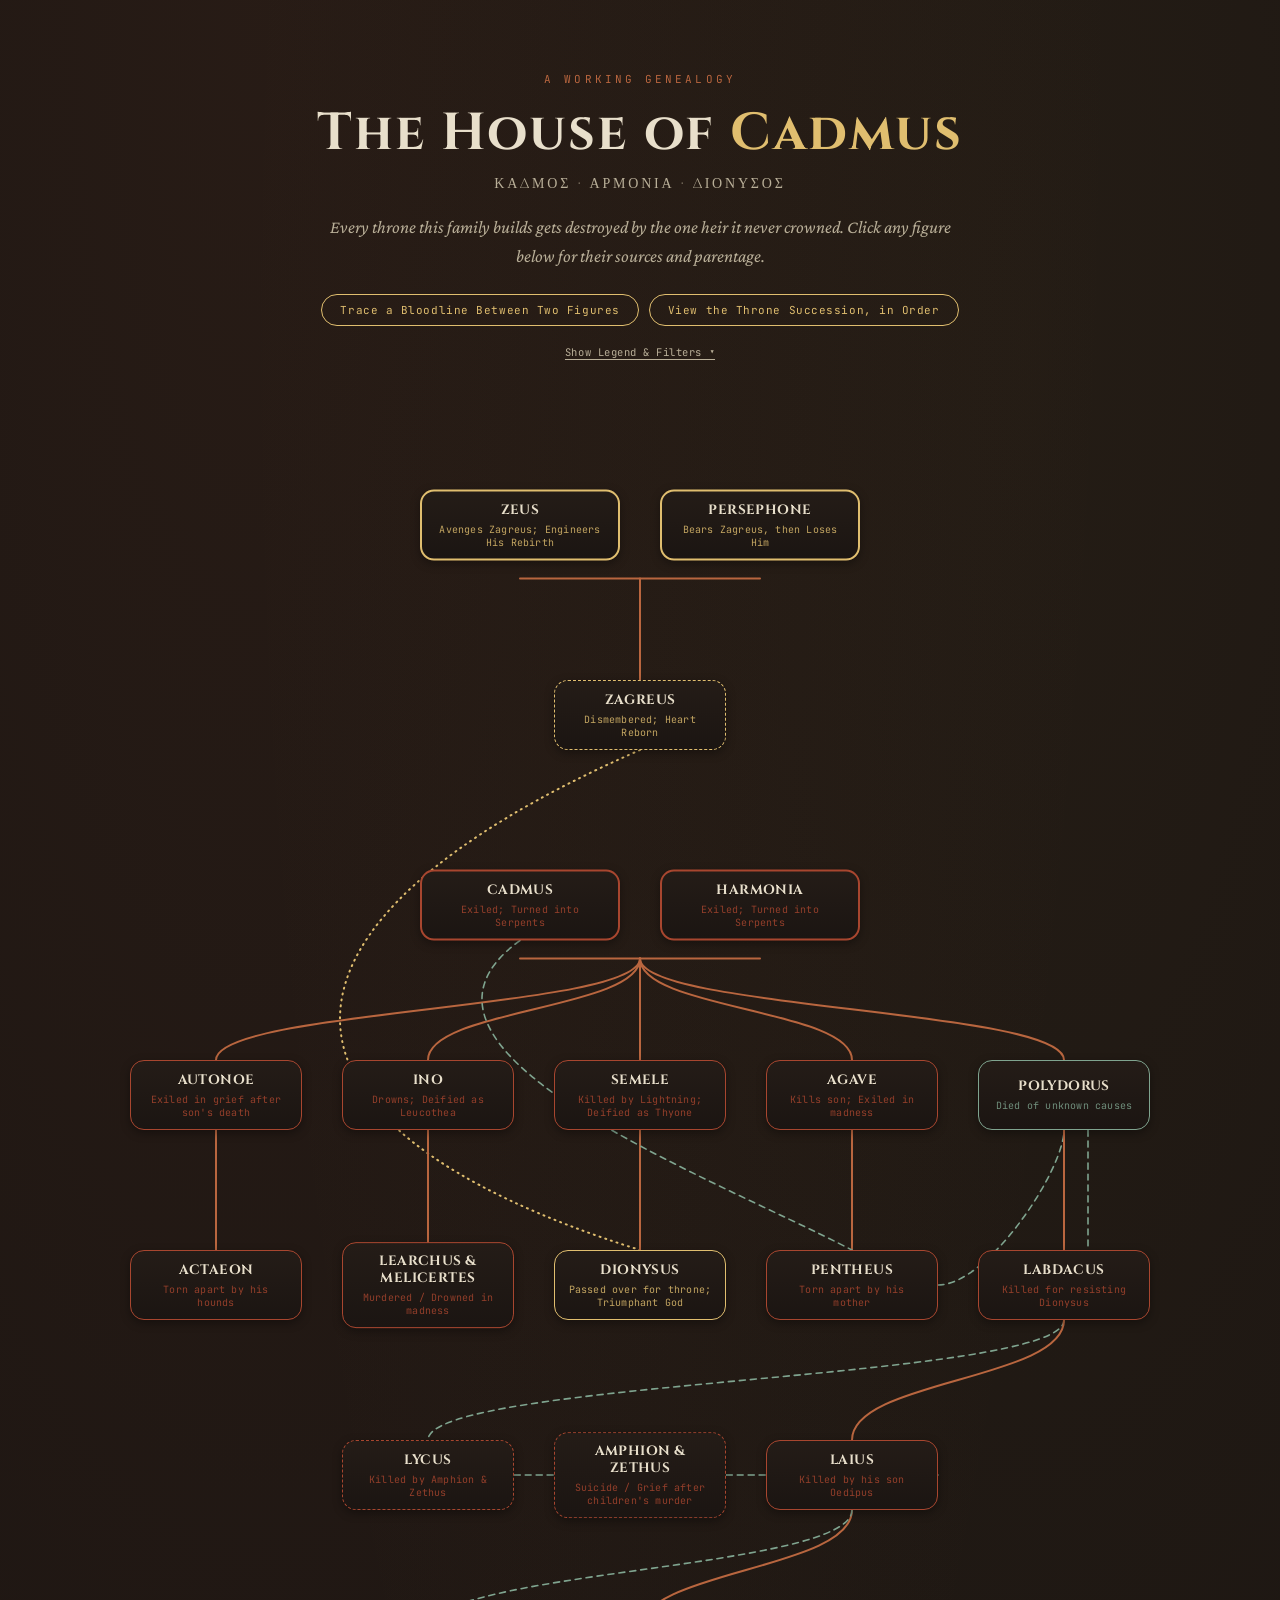
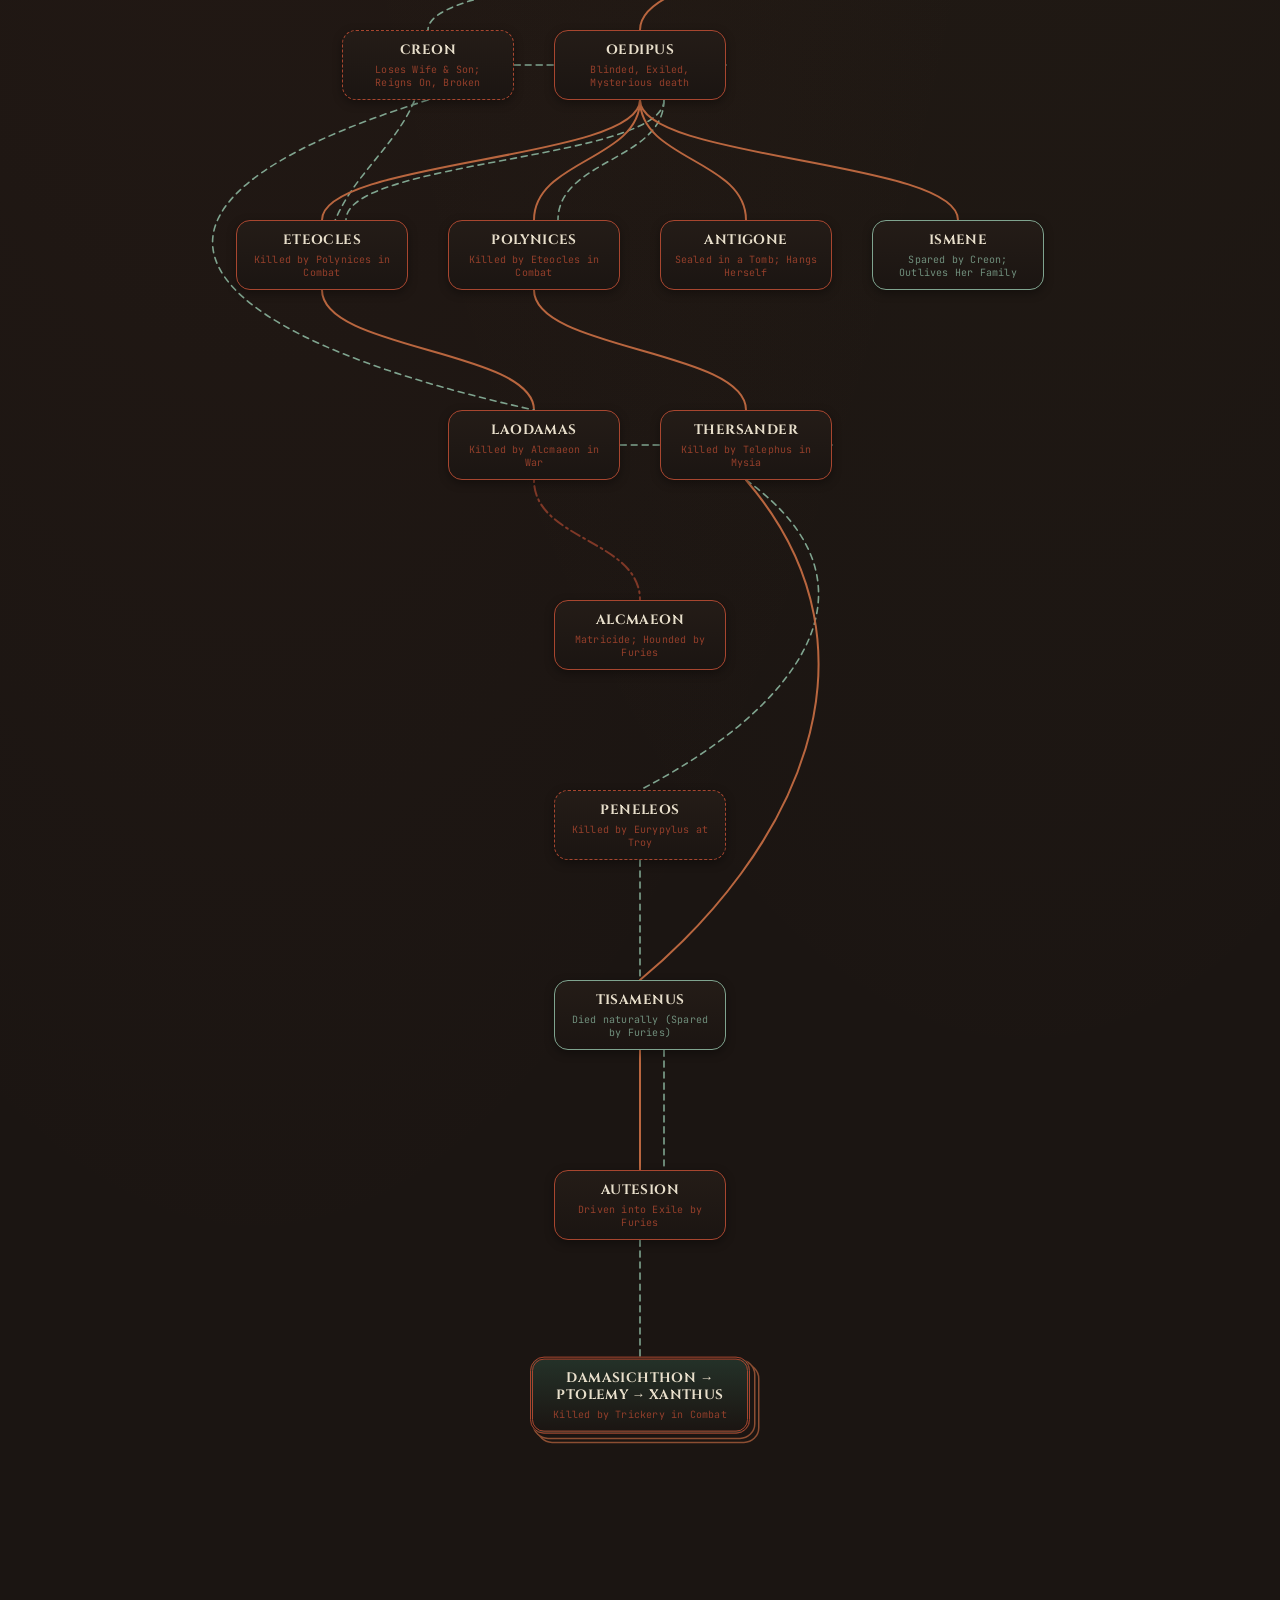
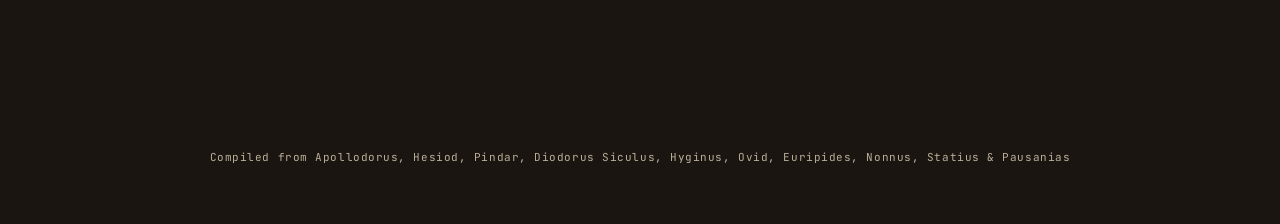
<file: index.html>
<!DOCTYPE html>
<html lang="en">
<head>
<meta charset="UTF-8">
<meta name="viewport" content="width=device-width, initial-scale=1.0">
<title>The House of Cadmus</title>
<link rel="preconnect" href="https://fonts.googleapis.com">
<link href="https://fonts.googleapis.com/css2?family=Cinzel:wght@500;700&family=Crimson+Pro:ital,wght@0,400;0,600;1,400&family=JetBrains+Mono:wght@400;600&display=swap" rel="stylesheet">
<link rel="stylesheet" href="styles.css">
</head>
<body>

<header class="hero" id="mainHeader">
  <div class="eyebrow">A Working Genealogy</div>
  <h1>The House of <span>Cadmus</span></h1>
  <div class="greek">ΚΑΔΜΟΣ &middot; ΑΡΜΟΝΙΑ &middot; ΔΙΟΝΥΣΟΣ</div>
  <p class="thesis">Every throne this family builds gets destroyed by the one heir it never crowned. Click any figure below for their sources and parentage.</p>

  <div class="tool-row">
    <button id="pathModeBtn" class="path-mode-btn" aria-pressed="false">Trace a Bloodline Between Two Figures</button>
    <button id="timelineModeBtn" class="path-mode-btn">View the Throne Succession, in Order</button>
  </div>
  <div id="pathStatus" class="path-status" aria-live="polite" hidden></div>

  <button id="legendToggleBtn" class="legend-toggle-btn" aria-expanded="false" aria-controls="legendPanel">
    Show Legend &amp; Filters ▾
  </button>

  <div id="legendPanel" class="legend-panel" hidden>
    <div class="legend-instruction">Click toggles to filter elements on tree</div>
    <div class="legend" role="toolbar" aria-label="Lineage Filters">
      <button class="filter-btn" data-type="node" data-category="coral" aria-pressed="true">
        <span class="swatch sw-coral"></span> Tragic Fate / Violent Demise
      </button>
      <button class="filter-btn" data-type="node" data-category="bronze" aria-pressed="true">
        <span class="swatch sw-bronze"></span> Survives / Natural Outcome
      </button>
      <button class="filter-btn" data-type="node" data-category="gold" aria-pressed="true">
        <span class="swatch sw-gold"></span> Immortal / Divine Aspect
      </button>

      <button class="filter-btn" data-type="edge" data-category="blood-edge" aria-pressed="true">
        <span class="line-sample"></span> Direct Lineage
      </button>
      <button class="filter-btn" data-type="edge" data-category="succ-edge" aria-pressed="true">
        <span class="line-sample dash"></span> Royal Succession
      </button>
      <button class="filter-btn" data-type="edge" data-category="reincarnation-edge" aria-pressed="true">
        <span class="line-sample dot"></span> Divine Reincarnation
      </button>
    </div>
    <div class="legend-note">
      <span class="swatch-regent"></span> Dashed border = held the throne without being Cadmus's blood. A regent or usurper, not an heir.
    </div>
    <div class="legend-note">
      <span class="swatch-composite"></span> Stacked border = several successive figures collapsed into one entry, not a single person.
    </div>
  </div>
</header>

<div class="scroll-wrap" id="mainContent">
  <div id="tree"></div>
</div>

<div class="overlay" id="overlay" tabindex="-1" aria-hidden="true">
  <div class="card" id="cardContainer" role="dialog" aria-modal="true" tabindex="-1">
    <button class="close-btn" id="closeBtn" aria-label="Close">&times;</button>

    <div id="figureCardBody">
      <div class="eyebrow" id="cardEyebrow"></div>
      <h2 id="cardName"></h2>
      <div class="epithet" id="cardEpithet"></div>
      <div class="parents-line" id="cardParents"></div>
      <div class="fate-line" id="cardFate"></div>
      <ul id="cardFacts"></ul>
      <div class="sources">
        <span class="label">ANCIENT SOURCES</span>
        <div id="cardSources"></div>
      </div>
    </div>

    <div id="timelineModalBody" hidden>
      <div class="eyebrow">A STRICT SUCCESSION ORDER</div>
      <h2>The Throne of Thebes</h2>
      <div class="epithet">Not the same as the family tree above. This is strictly who held the throne, when. Creon appears twice, at two different points.</div>
      <div id="timelineList" class="timeline-list"></div>
    </div>
  </div>
</div>

<footer id="mainFooter">Compiled from Apollodorus, Hesiod, Pindar, Diodorus Siculus, Hyginus, Ovid, Euripides, Nonnus, Statius &amp; Pausanias</footer>

<script src="data.js"></script>
<script src="app.js"></script>
</body>
</html>
</file>
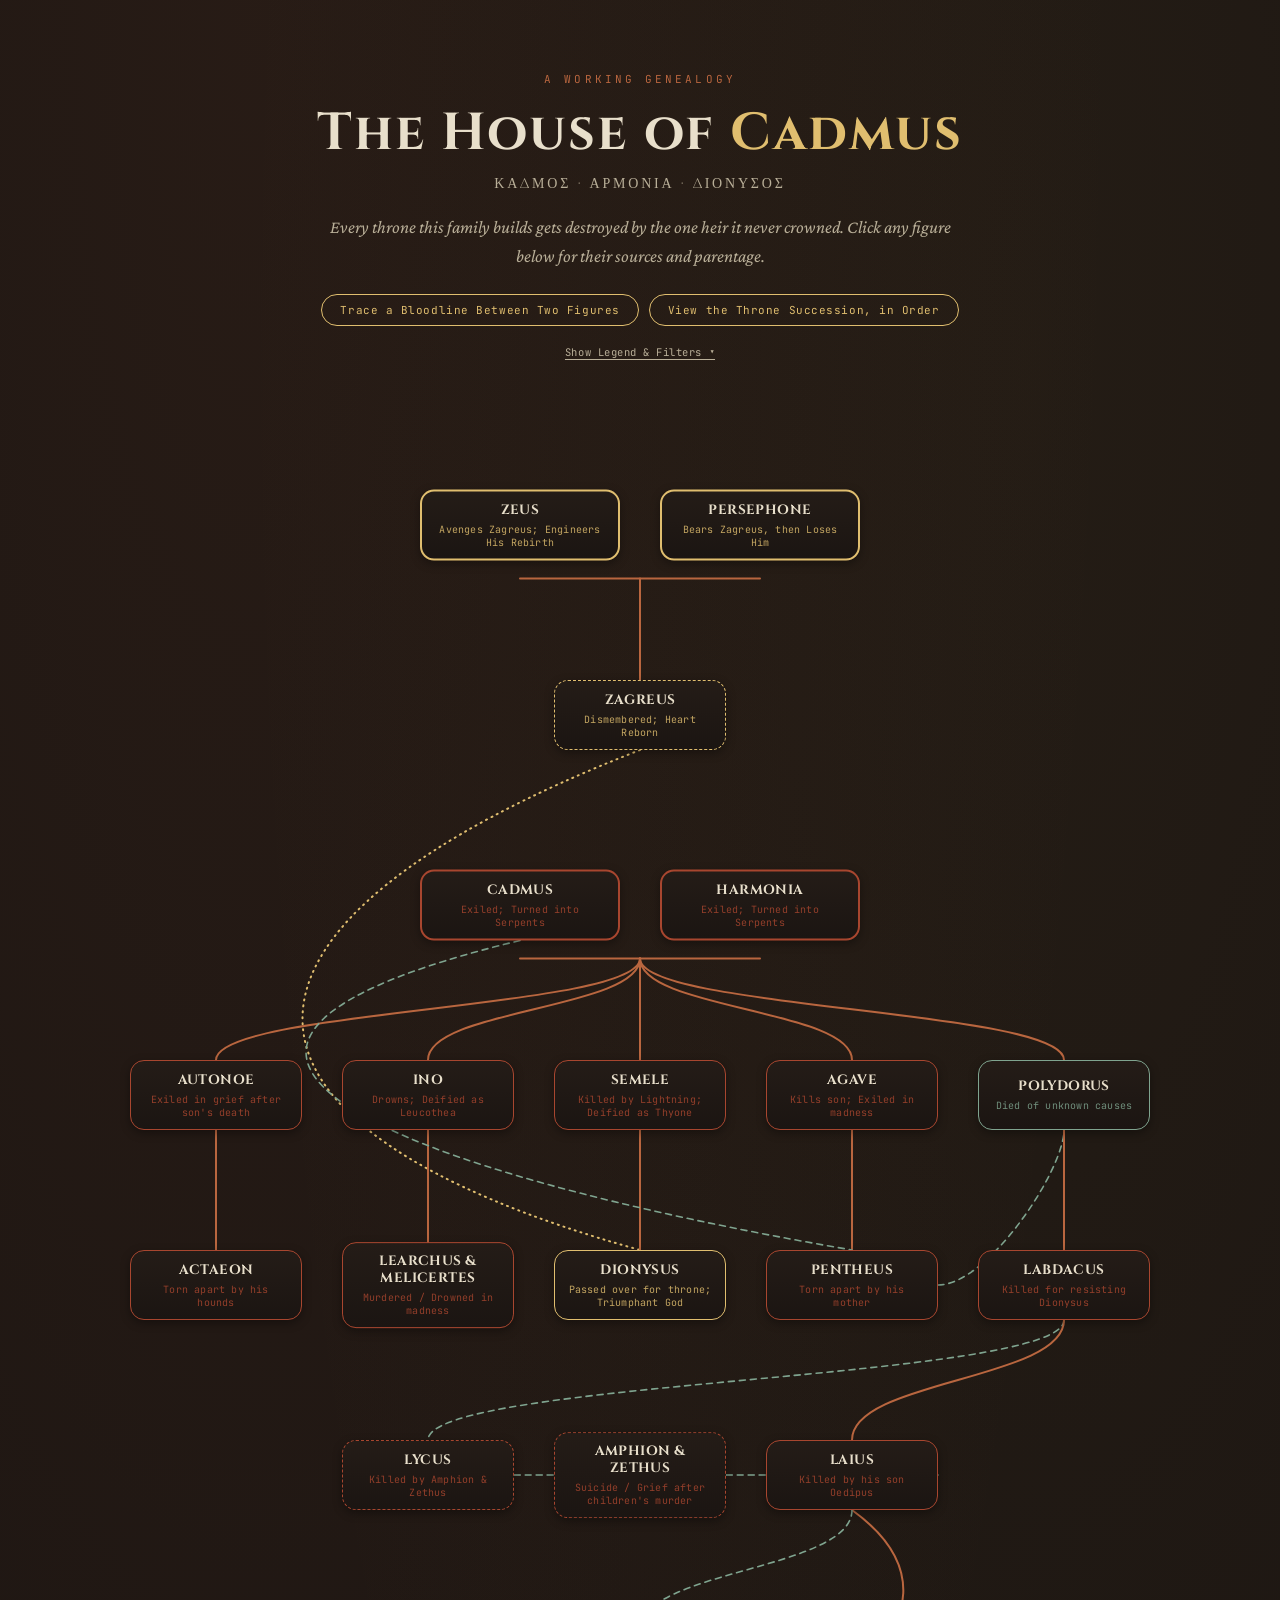
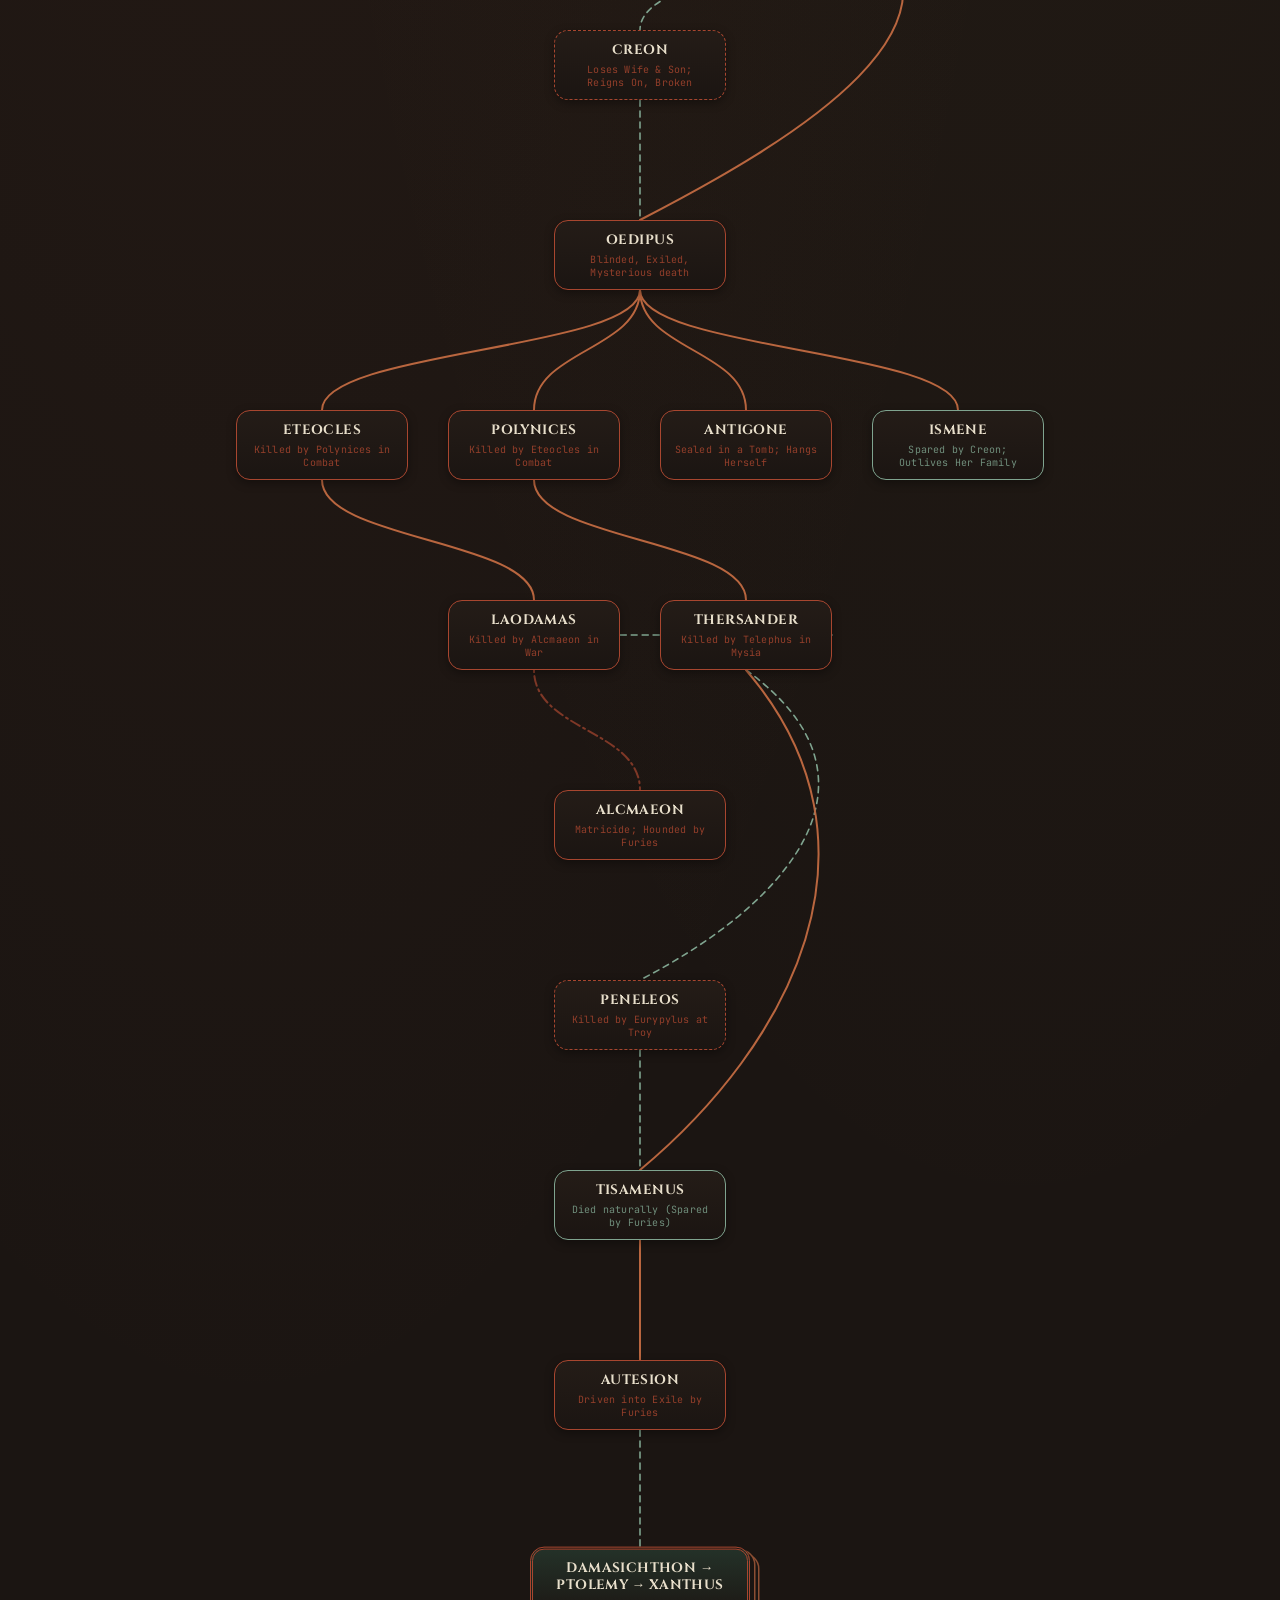
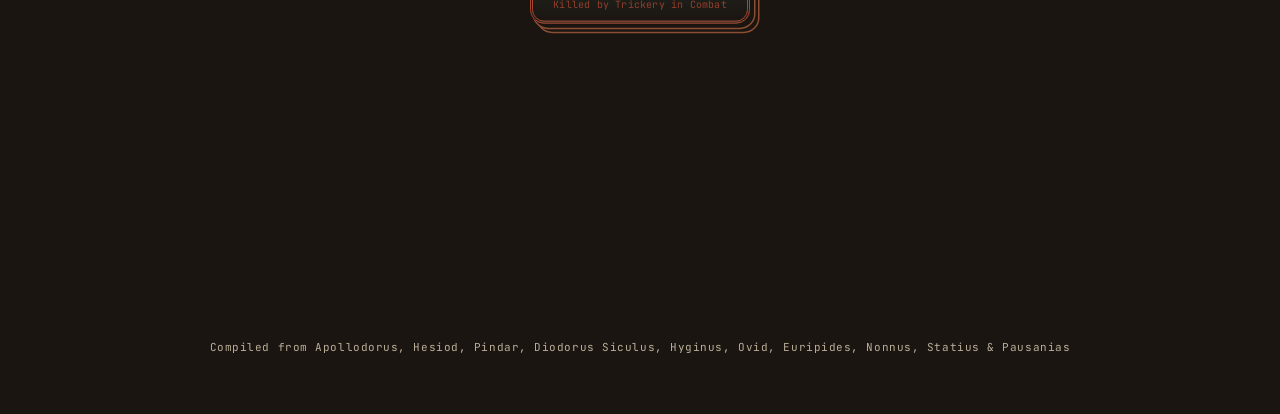
<file: house-of-cadmus-standalone.html>
<!DOCTYPE html>
<html lang="en">
<head>
<meta charset="UTF-8">
<meta name="viewport" content="width=device-width, initial-scale=1.0">
<title>The House of Cadmus</title>
<link rel="preconnect" href="https://fonts.googleapis.com">
<link href="https://fonts.googleapis.com/css2?family=Cinzel:wght@500;700&family=Crimson+Pro:ital,wght@0,400;0,600;1,400&family=JetBrains+Mono:wght@400;600&display=swap" rel="stylesheet">
<style>
:root{
    --kiln:#1B1512;
    --kiln-2:#241C17;
    --clay:#B9663F;
    --clay-dim:#8C4E32;
    --bone:#E8DFCB;
    --bone-dim:#B9AF98;
    --wine:#6E2A1F;
    --wine-bright:#A8462F;
    --verdi:#5E7C6B;
    --verdi-bright:#7FA48F;
    --gold:#C9A24B;
    --gold-bright:#E0BE6F;
    --disp: 'Cinzel', serif;
    --body: 'Crimson Pro', serif;
    --mono: 'JetBrains Mono', monospace;
  }
  *{box-sizing:border-box;}
  html,body{margin:0;padding:0;}
  body{
    background:var(--kiln);
    background-image:
      radial-gradient(ellipse at 20% 0%, rgba(185,102,63,0.08), transparent 60%),
      radial-gradient(ellipse at 80% 10%, rgba(201,162,75,0.05), transparent 55%);
    color:var(--bone);
    font-family:var(--body);
    -webkit-font-smoothing:antialiased;
  }
  @media (prefers-reduced-motion: reduce){
    *{animation:none !important; transition:none !important;}
  }

  /* ---------- Hero ---------- */
  header.hero{
    max-width:920px;
    margin:0 auto;
    padding:72px 24px 30px;
    text-align:center;
  }
  .eyebrow{
    font-family:var(--mono);
    letter-spacing:0.28em;
    font-size:11px;
    color:var(--clay);
    text-transform:uppercase;
    margin-bottom:18px;
  }
  h1{
    font-family:var(--disp);
    font-weight:700;
    letter-spacing:0.04em;
    font-size:clamp(30px,5vw,52px);
    margin:0 0 10px;
    color:var(--bone);
    line-height:1.15;
  }
  h1 span{color:var(--gold-bright);}
  .greek{
    font-family:var(--disp);
    font-size:14px;
    letter-spacing:0.2em;
    color:var(--bone-dim);
    margin-bottom:20px;
  }
  .thesis{
    font-size:18px;
    line-height:1.6;
    color:var(--bone-dim);
    max-width:640px;
    margin:0 auto 24px;
    font-style:italic;
  }
  
  /* ---------- Interactive Legend & Filters ---------- */
  .legend-instruction {
    font-family: var(--mono);
    font-size: 10px;
    letter-spacing: 0.15em;
    color: var(--clay);
    text-transform: uppercase;
    margin-bottom: 12px;
  }
  .legend-note {
    font-family: var(--mono);
    font-size: 10.5px;
    color: var(--bone-dim);
    text-align: center;
    margin-top: 14px;
    display: flex;
    align-items: center;
    justify-content: center;
    gap: 7px;
  }
  .tool-row{
    margin-top:20px;
    display:flex;
    flex-wrap:wrap;
    justify-content:center;
    gap:10px;
  }
  .path-mode-btn{
    font-family:var(--mono);
    font-size:11px;
    letter-spacing:0.05em;
    color:var(--gold-bright);
    background:transparent;
    border:1px solid var(--gold-bright);
    border-radius:20px;
    padding:8px 18px;
    cursor:pointer;
    transition:background 0.2s ease, color 0.2s ease;
  }
  .path-mode-btn:hover{ background:rgba(224,190,111,0.1); }
  .path-mode-btn.active{ background:var(--gold-bright); color:var(--kiln); }
  .path-status{
    font-family:var(--mono);
    font-size:11px;
    color:var(--bone-dim);
    text-align:center;
    max-width:520px;
    line-height:1.5;
    margin:10px auto 0;
  }
  body.path-mode .node-btn:not(.dimmed){ cursor:crosshair; }
  .node-btn.path-anchor{ box-shadow:0 0 0 3px var(--gold-bright); }
  .node-btn.path-node{ box-shadow:0 0 0 2px var(--gold-bright); }
  .node-btn.path-faded{ opacity:0.15 !important; }
  path.edge.path-highlight{ stroke-width:4; }
  path.edge.path-faded{ opacity:0.06 !important; }

  .legend-toggle-btn{
    display:block;
    margin:18px auto 0;
    font-family:var(--mono);
    font-size:10.5px;
    letter-spacing:0.05em;
    color:var(--bone-dim);
    background:none;
    border:none;
    cursor:pointer;
    text-decoration:underline;
    text-underline-offset:3px;
    transition:color 0.2s ease;
  }
  .legend-toggle-btn:hover{ color:var(--clay); }
  .legend-panel{
    margin-top:16px;
    padding-top:16px;
    border-top:1px solid rgba(232,223,203,0.08);
  }

  .timeline-list{
    display:flex;
    flex-direction:column;
    margin-top:20px;
  }
  .timeline-list-item{
    position:relative;
    display:flex;
    flex-direction:column;
    border-left:2px solid var(--clay-dim);
    margin-left:6px;
    padding:2px 0 20px 22px;
  }
  .timeline-list-item:last-child{
    border-left-color:transparent;
    padding-bottom:2px;
  }
  .timeline-list-item::before{
    content:'';
    position:absolute;
    left:-7px;
    top:2px;
    width:12px;
    height:12px;
    border-radius:50%;
    background:var(--kiln);
    border:2px solid var(--clay-dim);
  }
  .timeline-list-item.regent::before{ border-style:dashed; }
  .tll-num{
    font-family:var(--mono);
    font-size:9.5px;
    color:var(--clay);
    letter-spacing:0.05em;
  }
  .tll-names{
    font-family:var(--disp);
    font-size:15px;
    color:var(--bone);
    margin-top:2px;
  }
  .tll-names .tl-name{
    font-family:var(--disp);
    font-size:15px;
    color:var(--bone);
    cursor:pointer;
    transition:color 0.2s ease;
    background:none;
    border:none;
    padding:0;
    margin:0;
  }
  .tll-names .tl-name:hover{ color:var(--gold-bright); }
  .tll-joint-sep{
    font-family:var(--mono);
    font-size:12px;
    color:var(--bone-dim);
    margin:0 6px;
  }
  .tll-note{
    font-family:var(--mono);
    font-size:10.5px;
    color:var(--bone-dim);
    margin-top:3px;
  }
  .legend{
    display:flex;
    flex-wrap:wrap;
    gap:12px;
    justify-content:center;
    font-family:var(--mono);
    font-size:11.5px;
    letter-spacing:0.04em;
    color:var(--bone-dim);
    border-top:1px solid rgba(232,223,203,0.15);
    border-bottom:1px solid rgba(232,223,203,0.15);
    padding:16px 12px;
  }
  .filter-btn {
    background: rgba(36, 28, 23, 0.6);
    border: 1px solid rgba(232, 223, 203, 0.2);
    color: var(--bone);
    padding: 6px 12px;
    border-radius: 20px;
    cursor: pointer;
    display: flex;
    align-items: center;
    gap: 8px;
    font-family: inherit;
    font-size: inherit;
    transition: all 0.2s ease;
    user-select: none;
  }
  .filter-btn:hover,
  .filter-btn:focus-visible {
    border-color: var(--gold);
    background: rgba(36, 28, 23, 0.9);
    outline: none;
    box-shadow: 0 0 0 2px var(--gold-bright);
  }
  .filter-btn.off {
    opacity: 0.35;
    background: transparent;
    border-style: dashed;
    text-decoration: line-through;
  }
  .swatch{width:11px;height:11px;border-radius:50%;display:inline-block;flex:none;}
  .swatch-regent{width:14px;height:10px;border:1.5px dashed var(--clay-dim);border-radius:3px;display:inline-block;flex:none;}
  .swatch-composite{
    width:12px;height:9px;border:1.5px solid var(--clay-dim);border-radius:2px;display:inline-block;flex:none;
    box-shadow:2px 2px 0 0 var(--kiln), 2px 2px 0 1.5px var(--clay-dim);
    margin-right:2px;
  }
  .sw-coral{background:var(--wine-bright);}
  .sw-bronze{background:var(--verdi-bright);}
  .sw-gold{background:var(--gold-bright);}
  .line-sample{width:22px;height:0;border-top:2px solid var(--clay);display:inline-block;}
  .line-sample.dash{border-top-style:dashed;border-color:var(--verdi-bright);}
  .line-sample.dot{border-top-style:dotted;border-color:var(--gold-bright);border-top-width:3px;}

  /* ---------- Tree & Fading States ---------- */
  .scroll-wrap{
    overflow-x:auto;
    padding:50px 0 100px;
  }
  #tree{
    position:relative;
    margin:0 auto;
  }
  svg.edges{
    position:absolute;
    top:0;
    left:0;
    overflow:visible;
    z-index: 1;
    pointer-events: none;
  }
  .node-btn{
    position:absolute;
    transform:translate(-50%,-50%);
    width:172px;
    min-height:70px;
    border-radius:14px;
    border:1.5px solid var(--clay-dim);
    background:linear-gradient(180deg,var(--kiln-2),var(--kiln));
    color:var(--bone);
    font-family:inherit;
    cursor:pointer;
    padding:10px 12px;
    display:flex;
    flex-direction:column;
    align-items:center;
    justify-content:center;
    text-align:center;
    gap:4px;
    box-shadow:0 3px 10px rgba(0,0,0,0.35);
    transition:transform .2s ease, box-shadow .2s ease, border-color .2s ease, opacity .3s ease;
    opacity:0;
    animation:rise .5s ease forwards;
    z-index: 2;
  }
  .node-btn.dimmed {
    opacity: 0.12 !important;
    pointer-events: none;
  }
  .node-btn:hover, .node-btn:focus-visible{
    transform:translate(-50%,-50%) scale(1.05);
    box-shadow:0 6px 18px rgba(0,0,0,0.5);
    outline:none;
    z-index: 10;
  }
  .node-btn:focus-visible{border-color:var(--gold-bright);}
  @keyframes rise{ from{opacity:0; transform:translate(-50%,-42%);} to{opacity:1; transform:translate(-50%,-50%);} }

  .node-btn .name{
    font-family:var(--disp);
    font-weight:700;
    font-size:13.5px;
    letter-spacing:0.03em;
    text-transform:uppercase;
    line-height:1.25;
  }
  .node-btn .fate{
    font-family:var(--mono);
    font-size:10px;
    letter-spacing:0.02em;
    opacity:0.85;
  }
  .node-btn.coral{border-color:var(--wine-bright);}
  .node-btn.coral .fate{color:var(--wine-bright);}
  .node-btn.bronze{border-color:var(--verdi-bright);}
  .node-btn.bronze .fate{color:var(--verdi-bright);}
  .node-btn.gold{border-color:var(--gold-bright);}
  .node-btn.gold .fate{color:var(--gold-bright);}
  .node-btn.origin{width:200px; border-width:2.5px;}
  .node-btn.zagreus{border-style:dashed;}
  .node-btn.regent{border-style:dashed;}
  .node-btn.non-cadmean{border-style:double; border-width:3px; border-color:var(--wine-bright);}
  
  .node-btn.end{
    width:220px;
    background:linear-gradient(180deg,#243128,#1B1512);
  }
  .node-btn.end:not(.coral):not(.gold){
    border-color:var(--verdi-bright);
  }
  .node-btn.composite{
    /* Stacked-card effect: this box represents multiple successive
       figures collapsed into one entry, not a single person, so it's
       drawn as a small deck of cards rather than a single card. */
    box-shadow:
      4px 4px 0 0 var(--kiln),
      4px 4px 0 1.5px var(--clay-dim),
      8px 8px 0 0 var(--kiln),
      8px 8px 0 1.5px var(--clay-dim);
  }

  /* SVG Edge Styles & Fading */
  path.edge {
    transition: opacity 0.3s ease, stroke-opacity 0.3s ease;
  }
  path.edge.dimmed {
    opacity: 0.05 !important;
    stroke-opacity: 0.05 !important;
  }
  .blood-edge{ stroke:#B9663F; stroke-width:2; stroke-linecap:round; }
  .succ-edge{ stroke:#7FA48F; stroke-width:1.6; stroke-dasharray:6 5; stroke-linecap:round; }
  .reincarnation-edge{ stroke:#E0BE6F; stroke-width:2; stroke-dasharray:1 5; stroke-linecap:round; }
  .vengeance-edge{ stroke:#A8462F; stroke-width:2; stroke-dasharray:2 4 10 4; stroke-linecap:round; opacity:0.7; }


  /* ---------- Modal ---------- */
  .overlay{
    position:fixed; inset:0;
    background:rgba(10,7,5,0.72);
    backdrop-filter:blur(2px);
    display:none;
    align-items:center;
    justify-content:center;
    padding:20px;
    z-index:50;
  }
  .overlay.open{display:flex;}
  .card{
    background:linear-gradient(180deg,#241C17,#1B1512);
    border:1px solid var(--gold);
    border-radius:4px;
    max-width:480px;
    width:100%;
    max-height:85vh;
    overflow-y:auto;
    padding:30px 30px 26px;
    position:relative;
    box-shadow:0 20px 60px rgba(0,0,0,0.6);
  }
  .card.wide{ max-width:620px; }
  .card:focus-visible{ outline: 1px solid var(--gold-bright); }
  .card .eyebrow{margin-bottom:10px;text-align:left;}
  .card h2{
    font-family:var(--disp);
    font-size:26px;
    letter-spacing:0.03em;
    margin:0 0 4px;
    color:var(--bone);
  }
  .card .epithet{
    font-style:italic;
    color:var(--bone-dim);
    font-size:15px;
    margin-bottom:10px;
  }
  .card .parents-line{
    font-family:var(--mono);
    font-size:11.5px;
    color:var(--gold-bright);
    margin-bottom:14px;
    letter-spacing:0.02em;
    text-transform:uppercase;
  }
  .card .fate-line{
    font-family:var(--mono);
    font-size:12.5px;
    letter-spacing:0.03em;
    padding:6px 12px;
    border-radius:3px;
    display:inline-block;
    margin-bottom:18px;
    text-transform:uppercase;
  }
  .fate-line.coral{background:rgba(168,70,47,0.18);color:var(--wine-bright);border:1px solid var(--wine-bright);}
  .fate-line.bronze{background:rgba(127,164,143,0.15);color:var(--verdi-bright);border:1px solid var(--verdi-bright);}
  .fate-line.gold{background:rgba(224,190,111,0.15);color:var(--gold-bright);border:1px solid var(--gold-bright);}
  .card ul{margin:0 0 18px; padding-left:20px;}
  .card ul li{margin-bottom:8px; line-height:1.55; font-size:15.5px;}
  .card .sources{
    border-top:1px solid rgba(232,223,203,0.15);
    padding-top:14px;
    font-family:var(--mono);
    font-size:11px;
    line-height:1.9;
    color:var(--bone-dim);
  }
  .card .sources .label{color:var(--clay); letter-spacing:0.12em; display:block; margin-bottom:6px;}
  .close-btn{
    position:absolute; top:16px; right:16px;
    width:30px; height:30px;
    border-radius:50%;
    border:1px solid var(--bone-dim);
    background:transparent;
    color:var(--bone);
    font-size:16px;
    cursor:pointer;
    line-height:1;
  }
  .close-btn:hover, .close-btn:focus-visible{border-color:var(--gold-bright); color:var(--gold-bright); outline:none;}

  footer{
    text-align:center;
    padding:30px 20px 60px;
    color:var(--bone-dim);
    font-family:var(--mono);
    font-size:11px;
    letter-spacing:0.05em;
  }

</style>
</head>
<body>

<header class="hero" id="mainHeader">
  <div class="eyebrow">A Working Genealogy</div>
  <h1>The House of <span>Cadmus</span></h1>
  <div class="greek">ΚΑΔΜΟΣ &middot; ΑΡΜΟΝΙΑ &middot; ΔΙΟΝΥΣΟΣ</div>
  <p class="thesis">Every throne this family builds gets destroyed by the one heir it never crowned. Click any figure below for their sources and parentage.</p>

  <div class="tool-row">
    <button id="pathModeBtn" class="path-mode-btn" aria-pressed="false">Trace a Bloodline Between Two Figures</button>
    <button id="timelineModeBtn" class="path-mode-btn">View the Throne Succession, in Order</button>
  </div>
  <div id="pathStatus" class="path-status" aria-live="polite" hidden></div>

  <button id="legendToggleBtn" class="legend-toggle-btn" aria-expanded="false" aria-controls="legendPanel">
    Show Legend &amp; Filters ▾
  </button>

  <div id="legendPanel" class="legend-panel" hidden>
    <div class="legend-instruction">Click toggles to filter elements on tree</div>
    <div class="legend" role="toolbar" aria-label="Lineage Filters">
      <button class="filter-btn" data-type="node" data-category="coral" aria-pressed="true">
        <span class="swatch sw-coral"></span> Tragic Fate / Violent Demise
      </button>
      <button class="filter-btn" data-type="node" data-category="bronze" aria-pressed="true">
        <span class="swatch sw-bronze"></span> Survives / Natural Outcome
      </button>
      <button class="filter-btn" data-type="node" data-category="gold" aria-pressed="true">
        <span class="swatch sw-gold"></span> Immortal / Divine Aspect
      </button>

      <button class="filter-btn" data-type="edge" data-category="blood-edge" aria-pressed="true">
        <span class="line-sample"></span> Direct Lineage
      </button>
      <button class="filter-btn" data-type="edge" data-category="succ-edge" aria-pressed="true">
        <span class="line-sample dash"></span> Royal Succession
      </button>
      <button class="filter-btn" data-type="edge" data-category="reincarnation-edge" aria-pressed="true">
        <span class="line-sample dot"></span> Divine Reincarnation
      </button>
    </div>
    <div class="legend-note">
      <span class="swatch-regent"></span> Dashed border = held the throne without being Cadmus's blood. A regent or usurper, not an heir.
    </div>
    <div class="legend-note">
      <span class="swatch-composite"></span> Stacked border = several successive figures collapsed into one entry, not a single person.
    </div>
  </div>
</header>

<div class="scroll-wrap" id="mainContent">
  <div id="tree"></div>
</div>

<div class="overlay" id="overlay" tabindex="-1" aria-hidden="true">
  <div class="card" id="cardContainer" role="dialog" aria-modal="true" tabindex="-1">
    <button class="close-btn" id="closeBtn" aria-label="Close">&times;</button>

    <div id="figureCardBody">
      <div class="eyebrow" id="cardEyebrow"></div>
      <h2 id="cardName"></h2>
      <div class="epithet" id="cardEpithet"></div>
      <div class="parents-line" id="cardParents"></div>
      <div class="fate-line" id="cardFate"></div>
      <ul id="cardFacts"></ul>
      <div class="sources">
        <span class="label">ANCIENT SOURCES</span>
        <div id="cardSources"></div>
      </div>
    </div>

    <div id="timelineModalBody" hidden>
      <div class="eyebrow">A STRICT SUCCESSION ORDER</div>
      <h2>The Throne of Thebes</h2>
      <div class="epithet">Not the same as the family tree above. This is strictly who held the throne, when. Creon appears twice, at two different points.</div>
      <div id="timelineList" class="timeline-list"></div>
    </div>
  </div>
</div>

<footer id="mainFooter">Compiled from Apollodorus, Hesiod, Pindar, Diodorus Siculus, Hyginus, Ovid, Euripides, Nonnus, Statius &amp; Pausanias</footer>

<script>
// House of Cadmus — genealogy data
// Each entry: id, name, epithet, fate, kind (color/style categories),
// gen (row placement — fractional values insert a node between two
// existing rows without renumbering everything else), parents (blood,
// drives blood-edges), succFrom (who they took the throne from, drives
// succession edges), father/mother (display text — not necessarily a
// modeled node), facts, sources.

const NODES = [
  // --- ORPHIC PROLOGUE (Gen -1) ---
  {id:'zeus', name:'Zeus', epithet:'King of the Gods', fate:'Avenges Zagreus; Engineers His Rebirth', kind:'gold origin', gen:-1,
    father:'Cronus', mother:'Rhea',
    facts:[
      'King of the gods. He comes to Persephone, his own daughter, hidden away by Demeter to keep her from suitors, in the form of a serpent, a union later writers like Nonnus and Clement of Alexandria treat as especially transgressive.',
      'Names their son Zagreus his heir, seating him on the throne of heaven with his own thunderbolts in hand and posting the Curetes to guard him, the same protection Zeus himself received as a hidden infant on Crete.',
      'When the Titans kill Zagreus regardless, incinerates them with lightning in fury; the Orphics taught that humanity itself was born from the resulting ash, carrying both the Titans\' violence and a fragment of Zagreus\'s own divinity.',
      'Gives Zagreus\'s rescued heart to the mortal Semele, engineering his son\'s second birth as the Theban Dionysus.'
    ],
    sources:['Nonnus, Dionysiaca 6.155–205','Diodorus Siculus 4.4.1','Clement of Alexandria, Protrepticus 2.6, 2.16']},

  {id:'persephone', name:'Persephone', epithet:'Queen of the Underworld', fate:'Bears Zagreus, then Loses Him', kind:'gold origin', gen:-1,
    father:'Zeus', mother:'Demeter',
    facts:[
      'Daughter of Zeus and Demeter. Still an unwed maiden, hidden away by her mother to keep her from suitors, when Zeus reaches her there disguised as a serpent, according to Orphic tradition. This union predates, and is separate from, the far more famous story of her abduction by Hades.',
      'Bears Zagreus from that union, given its transgressive circumstances.',
      'Loses her son to the Titans\' dismemberment soon after, a grief the Orphics wove into her later role as queen of the dead, once Hades takes her as his own wife.'
    ],
    sources:['Nonnus, Dionysiaca 6.155–205','Diodorus Siculus 4.4.1','Clement of Alexandria, Protrepticus 2.6, 2.16']},

  {id:'zagreus', name:'Zagreus', epithet:'The First Dionysus', fate:'Dismembered; Heart Reborn', kind:'gold zagreus', gen:-0.5, parents:['zeus','persephone'],
    father:'Zeus', mother:'Persephone',
    facts:[
      'In Orphic myth, a prior Dionysus, son of Zeus and Persephone. Zeus enthrones him in heaven with his own lightning in hand, the first of this family\'s many thrones built only to be destroyed before the heir who was meant for it ever truly rules.',
      'Torn apart and eaten by the Titans at Hera\'s instigation; Athena rescues his still-beating heart.',
      'Zeus grinds the heart into a potion given to Semele, and the Theban Dionysus is understood as his second birth.',
      'His reincarnation fares no better on that count. Dionysus, too, is passed over when Cadmus hands the Theban throne to Pentheus instead, the same pattern recurring in his very next life.'
    ],
    sources:['Diodorus Siculus 4.4.1–2','Hyginus, Fabulae 167','Nonnus, Dionysiaca 6','Clement, Protrepticus 2.8–9']},

  // --- GENERATION 0 ---
  {id:'cadmus', name:'Cadmus', epithet:'m. Harmonia, Founder of Thebes', fate:'Exiled; Turned into Serpents', kind:'coral origin', gen:0,
    father:'Agenor', mother:'Telephassa',
    facts:[
      'When Zeus abducts his sister Europa, Agenor sends Cadmus to find her with orders not to return without her. Unable to, Cadmus consults the Delphic oracle instead, which tells him to abandon the search and follow a cow to found a city, Thebes, in her place.',
      'Follows the oracle to found Thebes after slaying the dragon guarding the spring of Ares.',
      'On Athena\'s advice, sows the dragon\'s teeth. The armed Spartoi ("Sown Men") who spring from the earth slaughter each other down to five survivors, including Echion and Chthonius, the forefathers of Pentheus\'s and Lycus\'s branches of the family, who then help him build the city.',
      'Serves Ares as a bondsman for eight years to atone for killing the dragon before being given Harmonia, daughter of Ares and Aphrodite, as his wife; Hephaestus secretly curses her wedding necklace out of resentment.',
      'By Dionysus\'s account, Cadmus helps his daughters invent the story that Semele lied about Zeus, complicit in denying his own grandson.',
      'In old age, crushed by the horrific deaths of their children and grandchildren, they are exiled to Illyria and transformed into serpents.'
    ],
    sources:['Apollodorus, Bibl. 3.1.1, 3.4.1–2','Ovid, Met. 3.1–130, 4.563–603','Statius, Thebaid 2.265–274','Euripides, Bacchae 26–42']},

  {id:'harmonia', name:'Harmonia', epithet:'m. Cadmus, Goddess of Concord', fate:'Exiled; Turned into Serpents', kind:'coral origin', gen:0,
    father:'Ares', mother:'Aphrodite',
    facts:[
      'Daughter of Ares and Aphrodite; given to Cadmus as a bride once he completes his eight years of atonement to Ares.',
      'Their wedding is attended by every Olympian god in person, one of the only times mortals and immortals feast together.',
      'Hephaestus, still resentful of Aphrodite\'s affair with Ares, gives her a wedding necklace and robe he has secretly cursed to bring ruin on whoever possesses them; the necklace resurfaces generations later to bribe Eriphyle and doom Amphiaraus.',
      'In old age, crushed by the deaths of their children and grandchildren, she and Cadmus are exiled to Illyria and transformed into serpents together.'
    ],
    sources:['Apollodorus, Bibl. 3.4.2','Hesiod, Theogony 933–937','Diodorus Siculus 4.2, 5.48–49','Ovid, Met. 4.563–603']},

  // --- GENERATION 1 ---
  {id:'autonoe', name:'Autonoe', epithet:'m. Aristaeus', fate:'Exiled in grief after son\'s death', kind:'coral', gen:1, parents:['cadmus','harmonia'],
    father:'Cadmus', mother:'Harmonia',
    facts:[
      'Autonoe, daughter of Cadmus and Harmonia, marries the shepherd-god Aristaeus.',
      'Named by Dionysus among the sisters who denied Semele\'s divine affair.',
      'Her son Actaeon is torn apart by his hounds; overcome with grief, she leaves Thebes forever and dies in Megara.'
    ],
    sources:['Apollodorus, Bibl. 3.4.4','Euripides, Bacchae 26–42','Pausanias 1.44.5']},

  {id:'ino', name:'Ino', epithet:'m. Athamas', fate:'Drowns; Deified as Leucothea', kind:'coral', gen:1, parents:['cadmus','harmonia'],
    father:'Cadmus', mother:'Harmonia',
    facts:[
      'Fosters the infant Dionysus (in Ovid\'s account), incurring Hera\'s wrath.',
      'Hera strikes her and her husband Athamas (King of Orchomenus) with madness.',
      'In Ovid\'s gentler telling, Ino leaps off a sea-cliff carrying her still-living son Melicertes; Apollodorus\'s harsher version instead has her kill him in a boiling cauldron before she jumps.',
      'Holds a dual status: her mortal frame dies in tragedy, but Poseidon deifies her as the marine goddess Leucothea.'
    ],
    sources:['Euripides, Bacchae 26–42','Apollodorus, Bibl. 1.9.1–2, 3.4.3','Ovid, Met. 4.416–542']},

  {id:'semele', name:'Semele', epithet:'m. Zeus', fate:'Killed by Lightning; Deified as Thyone', kind:'coral', gen:1, parents:['cadmus','harmonia'],
    father:'Cadmus', mother:'Harmonia',
    facts:[
      'Tricked by Hera into asking Zeus to reveal himself in full divine majesty.',
      'Her mortal frame is instantly incinerated by lightning; Zeus rescues the unborn Dionysus from her womb.',
      'Dionysus later descends into Hades to rescue her, bringing her to Olympus where she becomes the goddess Thyone.'
    ],
    sources:['Apollodorus, Bibl. 3.4.3, 3.5.3','Hesiod, Theogony 940–943','Euripides, Bacchae 1–63','Ovid, Met. 3.253–315','Pindar, Pythian 3.88–99']},

  {id:'agave', name:'Agave', epithet:'m. Echion (Spartos)', fate:'Kills son; Exiled in madness', kind:'coral', gen:1, parents:['cadmus','harmonia'],
    father:'Cadmus', mother:'Harmonia',
    facts:[
      'Marries Echion, one of the five surviving Spartoi ("Sown Men") born from the dragon\'s teeth.',
      'Helps spread the slander that Semele lied about Zeus to hide a mortal affair.',
      'Driven into a Bacchic frenzy, she leads the Maenads who tear apart her own son, Pentheus.',
      'Restored to sanity by Cadmus, she realizes her horrific crime and is banished from Thebes.'
    ],
    sources:['Euripides, Bacchae 26–42, 1043–1152, 1233–1300','Apollodorus, Bibl. 3.5.2']},

  {id:'polydorus', name:'Polydorus', epithet:'m. Nycteis', fate:'Died of unknown causes', kind:'bronze', gen:1, parents:['cadmus','harmonia'], succFrom:'pentheus',
    father:'Cadmus', mother:'Harmonia',
    facts:[
      'Too young to inherit when Cadmus abdicates, so Pentheus rules first instead.',
      'The sole surviving legitimate son of Cadmus, he stabilizes the fractured dynasty after Pentheus\'s horrific death.',
      'Marries Nycteis, daughter of Nycteus (a Spartos descendant).',
      'Eventually succeeds as king, but dies young of causes the sources don\'t specify, leaving the throne to his son Labdacus.'
    ],
    sources:['Apollodorus, Bibl. 3.5.5','Diodorus Siculus 4.2', 'Nonnus, Dionysiaca 5.207-212']},

  // --- GENERATION 2 ---
  {id:'actaeon', name:'Actaeon', fate:'Torn apart by his hounds', kind:'coral', gen:2, parents:['autonoe'],
    father:'Aristaeus', mother:'Autonoe',
    facts:['A hunter trained by Chiron.', 'Stumbles upon Artemis bathing; transformed into a stag by the goddess and torn to pieces by his own 50 hunting dogs.'],
    sources:['Apollodorus, Bibl. 3.4.4','Ovid, Met. 3.138–252']},

  {id:'inosons', name:'Learchus & Melicertes', epithet:"Ino's sons", fate:'Murdered / Drowned in madness', kind:'coral', gen:2, parents:['ino'],
    father:'Athamas', mother:'Ino',
    facts:['Learchus is shot/dashed against a rock by his maddened father, Athamas.','Melicertes is carried into the ocean by Ino; deified posthumously as the sea god Palaemon.'],
    sources:['Apollodorus, Bibl. 3.4.3','Ovid, Met. 4.512–530']},

  {id:'dionysus', name:'Dionysus', epithet:'Twice-born God', fate:'Passed over for throne; Triumphant God', kind:'gold', gen:2, parents:['semele'],
    father:'Zeus', mother:'Semele',
    facts:[
      'Generationally a cousin to Pentheus, but his divine nature and "second birth" from Zeus\'s thigh place him outside standard mortal aging.',
      'Cadmus gives the Theban throne to Pentheus, passing over Dionysus.',
      'Returns to Thebes as an established god disguised as a mortal to punish his aunts and assert his divinity.',
      'Destroys Pentheus and leaves Thebes permanently under his religious dominion.'
    ],
    sources:['Euripides, Bacchae 1–63, 26–42, 170–180','Apollodorus, Bibl. 3.4.3, 3.5.2']},

  {id:'pentheus', name:'Pentheus', fate:'Torn apart by his mother', kind:'coral', gen:2, parents:['agave'], succFrom:'cadmus',
    father:'Echion (Spartos)', mother:'Agave',
    facts:[
      'His father Echion is a Spartos (one of the earth-born warriors created from dragon\'s teeth).',
      'Cadmus makes him king of Thebes instead of Dionysus.',
      'Arrests Dionysus and outlaws his rites, then is lured into spying on the Maenads while disguised in women\'s clothes.',
      'Spotted and torn limb from limb by Agave and the frenzied women.'
    ],
    sources:['Euripides, Bacchae (esp. 912–1152)','Apollodorus, Bibl. 3.5.2']},

  {id:'labdacus', name:'Labdacus', fate:'Killed for resisting Dionysus', kind:'coral', gen:2, parents:['polydorus'], succFrom:'polydorus',
    father:'Polydorus', mother:'Nycteis',
    facts:[
      'Succeeds Polydorus; later resists the Dionysian rites just like Pentheus and meets an early violent death, leaving behind his own infant son, Laius, whose twenty-year regency under Lycus this triggers.',
      'Leaves behind an infant son, Laius.'
    ],
    sources:['Apollodorus, Bibl. 3.5.5']},

  // --- SUBSEQUENT GENERATIONS ---
  {id:'lycus', name:'Lycus', epithet:'Usurper Regent (m. Dirce)', fate:'Killed by Amphion & Zethus', kind:'coral regent', gen:3, succFrom:'labdacus',
    father:'Chthonius (or Hyrieus)', mother:'N/A',
    facts:[
      'After Labdacus dies leaving only an infant son, Laius, Lycus, brother of Nycteus (father of Nycteis and Antiope), steps in as guardian of the throne.',
      'After Nycteus\'s death, Lycus usurps the regent throne for 20 years.',
      'His wife Dirce mercilessly torments their captive niece Antiope.',
      'When Antiope\'s twin sons Amphion and Zethus uncover their heritage, they slay Lycus and tie Dirce to a wild bull to be dragged to death.'
    ],
    sources:['Apollodorus, Bibl. 3.5.5','Hyginus, Fabulae 7, 8']},

  {id:'amphionzethus', name:'Amphion & Zethus', epithet:'Twin Kings (Sons of Antiope)', fate:'Suicide / Grief after children\'s murder', kind:'coral regent', gen:3, succFrom:'lycus',
    father:'Zeus', mother:'Antiope (Niece of Lycus)',
    facts:[
      'Sons of Zeus and Antiope (daughter of Nycteus, sister to Nycteis).',
      'Usurp the throne after overthrowing Lycus, forcing the rightful infant blood heir Laius into exile in Peloponnese.',
      'Built the 7-gated walls of Thebes using Amphion\'s magical lyre.',
      'Amphion marries Niobe, whose pride causes Apollo and Artemis to slaughter all their children. Amphion commits suicide in grief.'
    ],
    sources:['Apollodorus, Bibl. 3.5.5–6','Ovid, Met. Book 6']},

  {id:'laius', name:'Laius', fate:'Killed by his son Oedipus', kind:'coral', gen:3, parents:['labdacus'], succFrom:'amphionzethus',
    father:'Labdacus', mother:'Unknown',
    facts:[
      'The legitimate blood heir of Cadmus, restored to the throne only after two successive usurpations (Lycus, then Amphion & Zethus).',
      'Abducts Chrysippus while in exile, bringing a divine curse upon his bloodline.',
      'Killed at a three-way crossroads by his abandoned son Oedipus.'
    ],
    sources:['Apollodorus, Bibl. 3.5.7','Sophocles, Oedipus Rex']},

  {id:'oedipus', name:'Oedipus', fate:'Blinded, Exiled, Mysterious death', kind:'coral', gen:4, parents:['laius'], succFrom:'creon',
    father:'Laius', mother:'Jocasta (Tragedy) / Euryganeia (Epic)',
    facts:[
      'An oracle warns Laius that his own son will kill him, so at birth the infant\'s ankles are pierced and bound and he is left exposed on Mount Cithaeron; a shepherd takes pity and passes him to childless King Polybus of Corinth, who raises him as his own.',
      'Not knowing he is adopted, Oedipus flees Corinth after Delphi warns him he is fated to kill his father and marry his mother, unwittingly heading straight toward Thebes and his birth parents.',
      'Kills an old man in a quarrel at a three-way crossroads without recognizing him as Laius, then solves the Sphinx\'s riddle and unknowingly marries his own mother Jocasta (in the Attic tragic tradition).',
      'Early epic traditions (e.g. Oedipodeia) note Jocasta died young and Oedipus fathered his main royal heirs with his second wife Euryganeia.',
      'Blinds himself with Jocasta\'s brooches upon discovering the truth; dies in exile at Colonus.'
    ],
    sources:['Statius, Thebaid 2.276–279','Apollodorus, Bibl. 3.5.7–9','Sophocles, Oedipus Rex','Sophocles, Oedipus at Colonus','Pausanias 9.5.11']},

  // --- GENERATION 5 ---
  {id:'creon', name:'Creon', epithet:'Regent of Thebes (Brother of Jocasta)', fate:'Loses Wife & Son; Reigns On, Broken', kind:'coral regent', gen:3.5, succFrom:'laius',
    father:'Menoeceus', mother:'N/A',
    facts:[
      'Jocasta\'s brother. Serves as regent of Thebes twice, first between Laius\'s death and Oedipus solving the Sphinx\'s riddle, and again for the young Laodamas once Eteocles and Polynices kill each other.',
      'Gives Eteocles full burial honors but decrees that Polynices, as an attacker of his own city, must be left unburied. Defying the order is made a capital offense.',
      'Sentences his niece Antigone to be sealed alive in a tomb for defying that edict; the prophet Tiresias warns him he is wrong, but too late.',
      'His son Haemon, Antigone\'s betrothed, and his own wife Eurydice both take their own lives in the aftermath, leaving him ruling on alone.'
    ],
    sources:['Sophocles, Antigone','Sophocles, Oedipus Rex','Apollodorus, Bibl. 3.5.8–3.7.1']},

  {id:'eteocles', name:'Eteocles', epithet:'Defender of Thebes', fate:'Killed by Polynices in Combat', kind:'coral', gen:5, parents:['oedipus'], succFrom:'oedipus',
    father:'Oedipus', mother:'Jocasta (Tragedy) / Euryganeia (Epic)',
    facts:[
      'Agreed to alternate the kingship annually with Polynices after Oedipus\'s fall.',
      'Refused to yield the throne after his first year expired, igniting the Seven Against Thebes war.',
      'Slain in single combat by his brother Polynices.'
    ],
    sources:['Apollodorus, Bibl. 3.6.1–8','Sophocles, Antigone']},

  {id:'polynices', name:'Polynices', epithet:'Leader of the Seven', fate:'Killed by Eteocles in Combat', kind:'coral', gen:5, parents:['oedipus'], succFrom:'oedipus',
    father:'Oedipus', mother:'Jocasta (Tragedy) / Euryganeia (Epic)',
    facts:[
      'Exiled by Eteocles when denied his rightful turn on the throne.',
      'Gathered the Seven Against Thebes to reclaim the crown.',
      'Slain in single combat by Eteocles outside the gates of Thebes.'
    ],
    sources:['Apollodorus, Bibl. 3.6.1–8','Euripides, Phoenissae']},

  {id:'antigone', name:'Antigone', epithet:'Daughter of Oedipus', fate:'Sealed in a Tomb; Hangs Herself', kind:'coral', gen:5, parents:['oedipus'],
    father:'Oedipus', mother:'Jocasta (Tragedy) / Euryganeia (Epic)',
    facts:[
      'Follows her blinded father into exile at Colonus, acting as his guide until his death.',
      'Defies Creon\'s edict forbidding the burial of her brother Polynices, performing funeral rites for him in secret.',
      'Sentenced by Creon to be sealed alive in a rock-cut tomb as punishment.',
      'Hangs herself inside the tomb before Creon, warned by Tiresias and rushing to free her, can arrive in time.'
    ],
    sources:['Sophocles, Antigone','Sophocles, Oedipus at Colonus','Apollodorus, Bibl. 3.7.1']},

  {id:'ismene', name:'Ismene', epithet:'Daughter of Oedipus', fate:'Spared by Creon; Outlives Her Family', kind:'bronze', gen:5, parents:['oedipus'],
    father:'Oedipus', mother:'Jocasta (Tragedy) / Euryganeia (Epic)',
    facts:[
      'Antigone\'s younger sister; warns her against defying Creon\'s burial edict and initially refuses to help, fearing for both their lives.',
      'After Antigone is caught, tries to claim a share of the guilt so she can die alongside her. Antigone refuses to let her, insisting Ismene chose life.',
      'Creon spares her, making her the last of Oedipus\'s children left standing once Antigone, Eteocles, and Polynices are all dead.',
      'An earlier, less-followed tradition instead has her killed by Tydeus at Athena\'s instigation, but Sophocles\' version, in which she survives, is the one that stuck.'
    ],
    sources:['Sophocles, Antigone','Mimnermus, fr. 21 West (preserved in the Hypothesis to Sophocles\' Antigone)']},

  // --- GENERATION 6 ---
  {id:'laodamas', name:'Laodamas', fate:'Killed by Alcmaeon in War', kind:'coral', gen:6, parents:['eteocles'], succFrom:'eteocles',
    father:'Eteocles', mother:'Unknown',
    facts:['Son of Eteocles; too young to rule after his father\'s death, so Creon reigns as regent until he comes of age. Rules Thebes during the attack of the Epigoni and is slain in battle by Alcmaeon.'],
    sources:['Apollodorus, Bibl. 3.7.2–3','Pausanias 9.5.13']},

  {id:'alcmaeon', name:'Alcmaeon', epithet:'Leader of the Epigoni; Son of Amphiaraus', fate:'Matricide; Hounded by Furies', kind:'coral', gen:6.2,
    father:'Amphiaraus', mother:'Eriphyle',
    facts:[
      'Son of the seer Amphiaraus and Eriphyle, the same Eriphyle who was bribed with the cursed Necklace of Harmonia by Polynices to force her husband into the doomed war against Thebes.',
      'Leads the Epigoni, sons of the original Seven, in the second and victorious assault on Thebes, killing Laodamas and finally sacking the city his father died attacking.',
      'Carries out Amphiaraus\'s dying command by killing his own mother Eriphyle in revenge for sending her husband to his death.',
      'Driven mad and hounded across Greece by the Erinyes (Furies) for matricide, the same divine punishment that plagued Oedipus\'s own line generations earlier.',
      'His own sons, Amphoterus and Acarnan, later avenge his death and recover the necklace from his killers, finally dedicating it at Delphi\'s Temple of Athena and ending the curse that ran from Harmonia\'s wedding day through six generations of this family.'
    ],
    sources:['Apollodorus, Bibl. 3.7.2–7','Pausanias 9.5.13','Thucydides 2.102.9']},

  {id:'thersander', name:'Thersander', fate:'Killed by Telephus in Mysia', kind:'coral', gen:6, parents:['polynices'], succFrom:'laodamas',
    father:'Polynices', mother:'Argia',
    facts:['Son of Polynices; takes the throne after the Epigoni defeat Laodamas.'],
    sources:['Apollodorus, Bibl. 3.7.2 (Epigoni), Epit. 3.17 (death)','Pausanias 9.5.14–15']},

  {id:'peneleos', name:'Peneleos', epithet:'Regent of Thebes (for Tisamenus)', fate:'Killed by Eurypylus at Troy', kind:'coral regent', gen:6.5, succFrom:'thersander',
    father:'Hippalcimus', mother:'Asterope',
    facts:[
      'A Boeotian noble and former Argonaut; chosen to command the Theban contingent to Troy because Thersander\'s son Tisamenus is not yet old enough to lead.',
      'Wounded by Polydamas in battle, then killed at Troy by Eurypylus, son of Telephus, the same lineage that killed Thersander himself a generation earlier.',
      'His grandson Damasichthon, through his son Opheltes, later becomes king of Thebes once the Cadmean line ends with Autesion.'
    ],
    sources:['Pausanias 9.5.15–16','Homer, Iliad 2.494–495, 16.335–341']},

  {id:'tisamenus', name:'Tisamenus', fate:'Died naturally (Spared by Furies)', kind:'bronze', gen:7, parents:['thersander'], succFrom:'peneleos',
    father:'Thersander', mother:'Demonassa',
    facts:['Son of Thersander and Demonassa, daughter of Amphiaraus, the seer whose death the cursed Necklace of Harmonia had bought. Ruled quietly once of age; the Erinyes (Furies) temporarily ceased harassing the line during his lifetime.'],
    sources:['Pausanias 9.5.15']},

  {id:'autesion', name:'Autesion', fate:'Driven into Exile by Furies', kind:'coral', gen:8, parents:['tisamenus'], succFrom:'tisamenus',
    father:'Tisamenus', mother:'Unknown',
    facts:['The Furies resume their torment; advised by an oracle to leave Thebes and join the Dorians. Ends Cadmean rule.'],
    sources:['Pausanias 9.5.15–16']},

  {id:'xanthusline', name:'Damasichthon → Ptolemy → Xanthus', epithet:'Non-Cadmean Succession', fate:'Killed by Trickery in Combat', kind:'coral non-cadmean end composite', gen:9, succFrom:'autesion',
    father:'Opheltes (father of Damasichthon)', mother:'N/A',
    facts:[
      'Following Autesion\'s exile, the Thebans choose three non-Cadmean kings to rule in succession.',
      'Damasichthon, son of Opheltes and grandson of Peneleus, reigns first.',
      'Ptolemy, his son, succeeds him.',
      'Xanthus, Ptolemy\'s son, becomes the final king of Thebes.',
      'Xanthus is slain in single combat by Melanthus (or Andropompus) of Athens through a deceitful trick during a border dispute.',
      'Upon Xanthus\'s death, the Thebans abolish the monarchy for good and shift to rule by elected magistrates.'
    ],
    sources:['Pausanias 9.5.16']}
];

// Strict chronological throne-succession order — kept separate from the
// blood/succession EDGES drawn on the tree above, because a "who did I
// take the throne from" graph (one succFrom pointer per node) can't
// cleanly represent a person who holds the throne at multiple
// non-contiguous points in the story. Creon is the clearest case: he's a
// single node in NODES, but reigns twice, in two different places in this
// sequence — that can only be shown here, not as tree edges.
// Each entry is one reign: `ids` is one id normally, or several for joint
// /alternating rule (Eteocles & Polynices; Amphion & Zethus). `regent:true`
// flags a non-blood or temporary hold on the throne (matches the dashed
// "regent" border already used on the tree). Every step here is
// individually citation-checked against Apollodorus, Bibliotheca 3.4–3.7
// and Pausanias 9.5.
const REIGNS = [
  { ids: ['cadmus'] },
  { ids: ['pentheus'] },
  { ids: ['polydorus'] },
  { ids: ['labdacus'] },
  { ids: ['lycus'], regent: true },
  { ids: ['amphionzethus'], regent: true },
  { ids: ['laius'] },
  { ids: ['creon'], regent: true, note: '1st regency, for Oedipus' },
  { ids: ['oedipus'] },
  { ids: ['eteocles', 'polynices'] },
  { ids: ['creon'], regent: true, note: '2nd regency, for Laodamas' },
  { ids: ['laodamas'] },
  { ids: ['thersander'] },
  { ids: ['peneleos'], regent: true, note: 'for Tisamenus' },
  { ids: ['tisamenus'] },
  { ids: ['autesion'] },
  { ids: ['xanthusline'] }
];


const byId = {};
NODES.forEach(n => byId[n.id] = n);

const rows = {};
NODES.forEach(n => { (rows[n.gen] = rows[n.gen] || []).push(n); });

const COL_W = 210, ROW_H = 190, PAD_TOP = 40, MIN_GAP = 40;
const genKeys = Object.keys(rows).map(Number).sort((a,b) => a-b);

function getNodeWidth(kind) {
  if (kind.includes('origin')) return 200;
  if (kind.includes('end')) return 220;
  return 172;
}

// Assign widths first, since row width requirements depend on the actual
// mix of node widths in that row (an 'origin'/'end' box is wider than a
// normal one), not just a node count.
NODES.forEach(n => { n.width = getNodeWidth(n.kind); n.height = 70; });

// treeWidth must be at least as wide as the most crowded row actually
// needs — every node's width plus a guaranteed minimum gap around each —
// or a densely-populated row could overlap itself. This makes that
// impossible by construction rather than something to re-check by hand
// every time a node gets added.
const widestRowRequirement = Math.max(...Object.values(rows).map(row =>
  row.reduce((sum, n) => sum + n.width, 0) + MIN_GAP * (row.length + 1)
));
const maxCols = Math.max(...Object.values(rows).map(r => r.length));
const treeWidth = Math.max(maxCols * COL_W + 100, 1100, widestRowRequirement);

genKeys.forEach((g, rowIndex) => {
  const row = rows[g];
  // Pack this row's actual box widths left-to-right with MIN_GAP between
  // them, then center the whole packed group within treeWidth — rather
  // than dividing treeWidth into equal-width slots regardless of how wide
  // each box actually is, which is what could let a wide 'origin'/'end'
  // box overlap its neighbor.
  const contentWidth = row.reduce((sum, n) => sum + n.width, 0) + MIN_GAP * (row.length - 1);
  let cursor = (treeWidth - contentWidth) / 2;
  row.forEach(n => {
    n.x = cursor + n.width / 2;
    n.y = PAD_TOP + rowIndex * ROW_H + 45;
    cursor += n.width + MIN_GAP;
  });
});

// Runtime safety net: the packing above should make same-row overlap
// mathematically impossible, but this is cheap to verify and will warn
// loudly in the console if a future edit to MIN_GAP/COL_W/getNodeWidth
// ever breaks that guarantee — catching it immediately instead of
// requiring another round of manual screenshot inspection.
Object.values(rows).forEach(row => {
  for (let i = 0; i < row.length; i++) {
    for (let j = i + 1; j < row.length; j++) {
      const a = row[i], b = row[j];
      const gap = Math.abs(a.x - b.x) - (a.width + b.width) / 2;
      if (gap < 0) {
        console.warn(`Layout overlap: "${a.name}" and "${b.name}" overlap by ${(-gap).toFixed(1)}px`);
      }
    }
  }
});

const treeHeight = PAD_TOP + genKeys.length * ROW_H + 80;

const tree = document.getElementById('tree');
tree.style.width = treeWidth + 'px';
tree.style.height = treeHeight + 'px';

// Declared up front (rather than down in the Filter System section below)
// because buildEdges() calls updateVisibility(), and buildEdges() runs
// immediately, before execution ever reaches that section — a `const`
// declared later would still be in the temporal dead zone at that point.
const activeFilters = {
  node: { coral: true, bronze: true, gold: true },
  edge: { 'blood-edge': true, 'succ-edge': true, 'reincarnation-edge': true }
};

// Render Nodes first, so we can measure their real rendered height below —
// edges are anchored to n.height, and CSS only guarantees a *minimum* height
// (min-height:70px), so any node whose text wraps onto extra lines will be
// taller than the 70px default. Building edges before nodes existed in the
// DOM meant that mismatch could never be corrected.
NODES.forEach((n, idx) => {
  const btn = document.createElement('button');
  const mainKind = n.kind.includes('coral') ? 'coral' : n.kind.includes('bronze') ? 'bronze' : 'gold';
  btn.className = 'node-btn ' + n.kind;
  btn.id = 'node-' + n.id;
  btn.setAttribute('data-category', mainKind);
  btn.style.left = n.x + 'px';
  btn.style.top = n.y + 'px';
  btn.style.animationDelay = (idx * 0.02) + 's';
  btn.innerHTML = `<span class="name">${n.name}</span><span class="fate">${n.fate}</span>`;
  btn.addEventListener('click', () => {
    if (pathMode) { handlePathClick(n); } else { openCard(n); }
  });
  tree.appendChild(btn);
});

// SVG setup
const svgNS = 'http://www.w3.org/2000/svg';
const svg = document.createElementNS(svgNS,'svg');
svg.classList.add('edges');
svg.setAttribute('width', treeWidth);
svg.setAttribute('height', treeHeight);
svg.setAttribute('shape-rendering', 'geometricPrecision');
tree.appendChild(svg);

function curve(x1, y1, x2, y2, cpy1, cpy2){
  const defaultY = (y2 - y1) / 2;
  const cp1 = cpy1 !== undefined ? cpy1 : y1 + defaultY;
  const cp2 = cpy2 !== undefined ? cpy2 : y2 - defaultY;
  return `M ${x1} ${y1} C ${x1} ${cp1}, ${x2} ${cp2}, ${x2} ${y2}`;
}

function curveHorizontal(x1, y1, x2, y2) {
  const dx = Math.abs(x2 - x1) / 2;
  const cp1x = x1 < x2 ? x1 + dx : x1 - dx;
  const cp2x = x1 < x2 ? x2 - dx : x2 + dx;
  return `M ${x1} ${y1} C ${cp1x} ${y1}, ${cp2x} ${y2}, ${x2} ${y2}`;
}

// A blood-edge whose parent and child are more than one row apart (e.g. a
// child born generations before a regent row like Peneleos got inserted
// between them) risks running straight through whatever occupies the
// intervening row(s). The first version of this fix just bowed every such
// edge left by a fixed amount — which fixed the case it was written for
// (Zagreus/Dionysus past Semele's row) but was never re-checked once new
// nodes (Alcmaeon) were later added into a *different* skip-edge's path
// (Thersander/Tisamenus past Peneleos), and it clipped straight through
// Alcmaeon's box. A fixed blind offset can't stay correct as the tree
// grows — so this checks the actual bounding box of every node the curve
// would pass near, and picks the smallest bow (trying both directions)
// that actually clears all of them, instead of assuming one distance and
// direction will always be enough.
function bezierPoint(t, x0, y0, x1, y1, x2, y2, x3, y3) {
  const mt = 1 - t;
  return {
    x: mt*mt*mt*x0 + 3*mt*mt*t*x1 + 3*mt*t*t*x2 + t*t*t*x3,
    y: mt*mt*mt*y0 + 3*mt*mt*t*y1 + 3*mt*t*t*y2 + t*t*t*y3
  };
}

function curveSkipAware(x1, y1, x2, y2, gen1, gen2) {
  const i1 = genKeys.indexOf(gen1), i2 = genKeys.indexOf(gen2);
  const lo = Math.min(i1, i2), hi = Math.max(i1, i2);
  if (hi - lo <= 1) return curve(x1, y1, x2, y2);

  const obstacles = [];
  for (let idx = lo + 1; idx < hi; idx++) {
    (rows[genKeys[idx]] || []).forEach(n => obstacles.push(n));
  }
  if (!obstacles.length) return curve(x1, y1, x2, y2);

  const margin = 22;
  const cp1y = y1 + (y2 - y1) * 0.35;
  const cp2y = y1 + (y2 - y1) * 0.75;

  function pathFor(offset) {
    const cp1x = x1 + offset, cp2x = x2 + offset;
    return { d: `M ${x1} ${y1} C ${cp1x} ${cp1y}, ${cp2x} ${cp2y}, ${x2} ${y2}`, cp1x, cp2x };
  }

  function clears(offset) {
    const { cp1x, cp2x } = pathFor(offset);
    if (cp1x < 10 || cp1x > treeWidth - 10 || cp2x < 10 || cp2x > treeWidth - 10) return false;
    for (let step = 1; step <= 9; step++) {
      const p = bezierPoint(step / 10, x1, y1, cp1x, cp1y, cp2x, cp2y, x2, y2);
      for (const o of obstacles) {
        if (Math.abs(p.x - o.x) < o.width / 2 + margin && Math.abs(p.y - o.y) < o.height / 2 + margin) {
          return false;
        }
      }
    }
    return true;
  }

  for (const mag of [150, 190, 230, 270, 310, 350, 400, 450]) {
    for (const sign of [-1, 1]) {
      if (clears(sign * mag)) return pathFor(sign * mag).d;
    }
  }
  // Nothing fully cleared (very dense area) — the largest bow left is
  // still a better fallback than a straight drop through everything.
  return pathFor(-450).d;
}

function addPath(d, cls, sourceId, targetId){
  const p = document.createElementNS(svgNS,'path');
  p.setAttribute('d', d);
  p.setAttribute('class', 'edge ' + cls);
  p.setAttribute('fill','none');
  p.setAttribute('data-source', sourceId);
  p.setAttribute('data-target', targetId);
  svg.appendChild(p);
  return p;
}

// Measures each node's real rendered height, then (re)builds every edge
// from scratch. Exposed as a function (not a one-shot block) because the
// webfonts (Cinzel/Crimson Pro) load with &display=swap, meaning the
// browser paints with fallback fonts first and swaps the real font in
// later — text can reflow to a different height *after* this has already
// run once. Re-running it once fonts are confirmed ready corrects any
// drift from that swap.
function buildEdges(){
  NODES.forEach(n => {
    const el = document.getElementById('node-' + n.id);
    if (el) n.height = el.offsetHeight;
  });

  svg.innerHTML = '';
  const drawnMarriageBars = new Set();

  NODES.forEach(n => {
    const parents = (n.parents||[]).map(pid => byId[pid]).filter(Boolean);

    if (parents.length === 2 && Math.abs(parents[0].y - parents[1].y) < 10) {
      // Married co-parents on the same row: instead of two separate lines
      // crossing into every child (which tangles into an X-mess once there
      // are several children), draw one shared "marriage bar" between the
      // parents and a single trunk line down to each child.
      const [p1, p2] = parents;
      const barY = p1.y + (p1.height/2) + 18;
      const midX = (p1.x + p2.x) / 2;
      const barKey = [p1.id, p2.id].sort().join('|');
      if (!drawnMarriageBars.has(barKey)) {
        addPath(`M ${p1.x} ${barY} L ${p2.x} ${barY}`, 'blood-edge', p1.id, p2.id);
        drawnMarriageBars.add(barKey);
      }
      addPath(curveSkipAware(midX, barY, n.x, n.y - (n.height/2), p1.gen, n.gen), 'blood-edge', p1.id, n.id);
    } else {
      parents.forEach(p => {
        addPath(curveSkipAware(p.x, p.y + (p.height/2), n.x, n.y - (n.height/2), p.gen, n.gen), 'blood-edge', p.id, n.id);
      });
    }

    // Only draw a succession edge when it actually tells the reader
    // something the blood edge doesn't — who a ruler took the throne from,
    // when that's someone other than their own parent (a regent, a skipped
    // generation, someone from outside the bloodline entirely). When
    // succFrom points to a node that's already one of this person's blood
    // parents, the blood edge already says everything the succession edge
    // would, and drawing both just doubles the same line. That's obvious
    // where several siblings fan out from one parent (it visibly diverges
    // into two close, parallel curves), but the exact same redundancy
    // exists wherever an only child inherits directly — it just isn't
    // visible there, since the two curves happen to overlap almost
    // exactly. Skipping it here keeps the rule consistent everywhere,
    // not just in the one spot it happened to be easy to notice.
    if(n.succFrom && !(n.parents || []).includes(n.succFrom)){
      const p = byId[n.succFrom];
      if(p) {
        let pathData;

        // Case 1: Same horizontal row
        if (Math.abs(p.y - n.y) < 10) {
          const startX = p.x <= n.x ? p.x + (p.width / 2) : p.x - (p.width / 2);
          const endX = n.x <= p.x ? n.x - (n.width / 2) : n.x + (n.width / 2);
          pathData = curveHorizontal(startX, p.y, endX, n.y);
        }
        // Case 2: Upward succession (e.g. Pentheus [Gen 2] -> Polydorus [Gen 1])
        else if (p.y > n.y) {
          const startX = p.x + (p.width / 2);
          const startY = p.y;
          const endX = n.x;
          const endY = n.y + (n.height / 2);
          const cp1x = startX + 50;
          const cp1y = startY;
          const cp2x = endX;
          const cp2y = endY + 40;
          pathData = `M ${startX} ${startY} C ${cp1x} ${cp1y}, ${cp2x} ${cp2y}, ${endX} ${endY}`;
        }
        // Case 3: Downward succession (Standard top-to-bottom)
        else {
          const startX = p.x;
          const startY = p.y + (p.height / 2);
          const endX = n.x;
          const endY = n.y - (n.height / 2);
          // Same obstacle-aware routing as skip-row blood edges — a
          // succession edge can skip rows just as easily (Thersander to
          // Peneleos skips over Alcmaeon's row) and was clipping straight
          // through his box before this, which is doubly misleading since
          // Alcmaeon never actually held the throne at all.
          pathData = curveSkipAware(startX, startY, endX, endY, p.gen, n.gen);
        }

        addPath(pathData, 'succ-edge', p.id, n.id);
      }
    }

    if(n.id === 'zagreus'){
      const d = byId['dionysus'];
      // Bowed sideways rather than a straight vertical drop — a direct line
      // would run right through the Semele/Cadmus/Harmonia column in
      // between, visually reading as if it terminated at Semele's box
      // instead of passing through to Dionysus two rows further down.
      // Routed through the same obstacle-checking logic as skip-row blood
      // edges, rather than a separate hand-tuned bow, so it stays correct
      // if anything ever gets added into that corridor too.
      const y1 = n.y + (n.height/2), y2 = d.y - (d.height/2);
      const pathData = curveSkipAware(n.x, y1, d.x, y2, n.gen, d.gen);
      addPath(pathData, 'reincarnation-edge', n.id, d.id);
    }
    if(n.id === 'alcmaeon'){
      // Not a blood or succession relationship (he's an Argive prince, not
      // Theban royalty) so it doesn't belong in the filterable edge
      // categories above — but leaving him with *no* connecting line at all
      // makes him look like an unrelated, unexplained figure floating in
      // the middle of the tree. This stays as a plain, uncategorized
      // connector: always visible, not tied to any filter toggle.
      const l = byId['laodamas'];
      addPath(curve(l.x, l.y + (l.height/2), n.x, n.y - (n.height/2)), 'vengeance-edge', l.id, n.id);
    }
  });

  // Edge filter state (coral/bronze/gold node visibility, etc.) needs to be
  // re-applied any time edges are rebuilt, since the fresh <path> elements
  // start out with no 'dimmed' class regardless of the current filter state.
  if (typeof updateVisibility === 'function') updateVisibility();
}

buildEdges();

if (document.fonts && document.fonts.ready) {
  document.fonts.ready.then(buildEdges);
}

// On narrow viewports the tree canvas (treeWidth, often 1000px+) is much
// wider than the screen, and its root nodes sit horizontally centered
// within that canvas — so a horizontal scroll container starting at its
// default scrollLeft:0 shows an almost entirely empty left margin with no
// visible nodes and no indication there's content to the right. Center the
// initial scroll position on load so the root of the tree is what a mobile
// visitor actually sees first.
const scrollWrap = document.querySelector('.scroll-wrap');
if (scrollWrap && scrollWrap.scrollWidth > scrollWrap.clientWidth) {
  scrollWrap.scrollLeft = (scrollWrap.scrollWidth - scrollWrap.clientWidth) / 2;
}

// ---------- Succession Timeline ----------
// Builds REIGNS (from data.js) as a strictly-ordered vertical list inside
// the shared modal, independent of the tree's blood/succession edges
// above. This is what actually answers "who held the throne, when" — the
// tree can't, since a person who reigns at multiple non-contiguous points
// (Creon, twice) can only have one succFrom edge, not two.
function renderTimelineList() {
  const el = document.getElementById('timelineList');
  if (!el || typeof REIGNS === 'undefined') return;
  el.innerHTML = '';
  REIGNS.forEach((reign, i) => {
    const item = document.createElement('div');
    item.className = 'timeline-list-item' + (reign.regent ? ' regent' : '');

    const num = document.createElement('div');
    num.className = 'tll-num';
    num.textContent = String(i + 1) + '.';
    item.appendChild(num);

    const names = document.createElement('div');
    names.className = 'tll-names';
    reign.ids.forEach((id, j) => {
      const node = byId[id];
      if (!node) return;
      if (j > 0) {
        const sep = document.createElement('span');
        sep.className = 'tll-joint-sep';
        sep.textContent = '&';
        names.appendChild(sep);
      }
      const nameBtn = document.createElement('button');
      nameBtn.className = 'tl-name';
      nameBtn.type = 'button';
      nameBtn.textContent = node.name;
      nameBtn.addEventListener('click', () => openCard(node));
      names.appendChild(nameBtn);
    });
    item.appendChild(names);

    if (reign.note) {
      const note = document.createElement('div');
      note.className = 'tll-note';
      note.textContent = reign.note;
      item.appendChild(note);
    }

    el.appendChild(item);
  });
}

// ---------- Filter System ----------
document.querySelectorAll('.filter-btn').forEach(btn => {
  btn.addEventListener('click', () => {
    const type = btn.getAttribute('data-type');
    const category = btn.getAttribute('data-category');
    
    const newState = !activeFilters[type][category];
    activeFilters[type][category] = newState;
    
    btn.classList.toggle('off', !newState);
    btn.setAttribute('aria-pressed', newState ? 'true' : 'false');
    
    updateVisibility();
  });
});

function updateVisibility() {
  document.querySelectorAll('.node-btn').forEach(btn => {
    const category = btn.getAttribute('data-category');
    const isVisible = activeFilters.node[category];
    btn.classList.toggle('dimmed', !isVisible);

    if (isVisible) {
      btn.removeAttribute('tabindex');
      btn.removeAttribute('aria-hidden');
    } else {
      btn.setAttribute('tabindex', '-1');
      btn.setAttribute('aria-hidden', 'true');
    }
  });

  document.querySelectorAll('path.edge').forEach(path => {
    const classes = Array.from(path.classList);
    const edgeType = classes.find(c => activeFilters.edge[c] !== undefined);
    const edgeFilterActive = edgeType ? activeFilters.edge[edgeType] : true;
    
    const sourceId = path.getAttribute('data-source');
    const targetId = path.getAttribute('data-target');
    const sourceNode = document.getElementById('node-' + sourceId);
    const targetNode = document.getElementById('node-' + targetId);
    
    const sourceDimmed = sourceNode ? sourceNode.classList.contains('dimmed') : false;
    const targetDimmed = targetNode ? targetNode.classList.contains('dimmed') : false;

    const isVisible = edgeFilterActive && (!sourceDimmed && !targetDimmed);
    path.classList.toggle('dimmed', !isVisible);
  });
}

// ---------- Bloodline Path Tracing ----------
let pathMode = false;
let pathSelection = [];
const pathModeBtn = document.getElementById('pathModeBtn');
const pathStatus = document.getElementById('pathStatus');

pathModeBtn.addEventListener('click', () => {
  pathMode = !pathMode;
  document.body.classList.toggle('path-mode', pathMode);
  pathModeBtn.classList.toggle('active', pathMode);
  pathModeBtn.setAttribute('aria-pressed', pathMode ? 'true' : 'false');
  pathModeBtn.textContent = pathMode ? 'Exit Trace Mode' : 'Trace a Bloodline Between Two Figures';
  clearPathSelection();
  pathStatus.hidden = !pathMode;
  if (pathMode) pathStatus.textContent = 'Click a figure to start tracing.';
});

function clearPathSelection() {
  pathSelection = [];
  document.querySelectorAll('.node-btn').forEach(btn => {
    btn.classList.remove('path-anchor', 'path-node', 'path-faded');
  });
  document.querySelectorAll('path.edge').forEach(path => {
    path.classList.remove('path-highlight', 'path-faded');
  });
}

// Walks the blood ('parents') or succession ('succFrom') graph upward from
// a starting node, recording the shortest route back to every ancestor it
// can reach. Used from both ends of a selected pair to find their nearest
// shared ancestor — a plain "walk up from one side" assumption breaks for
// married co-parents (Cadmus & Harmonia, Zeus & Persephone), where a node
// can have two valid parents to climb through.
function ancestorsWithPath(startId, field) {
  const result = new Map();
  const queue = [{ id: startId, dist: 0, path: [startId] }];
  while (queue.length) {
    const { id, dist, path } = queue.shift();
    if (result.has(id) && result.get(id).dist <= dist) continue;
    result.set(id, { dist, path });
    const node = byId[id];
    if (!node) continue;
    const nextIds = field === 'parents' ? (node.parents || []) : (node.succFrom ? [node.succFrom] : []);
    nextIds.forEach(nid => {
      if (byId[nid]) queue.push({ id: nid, dist: dist + 1, path: [...path, nid] });
    });
  }
  return result;
}

function findPath(idA, idB, field) {
  if (idA === idB) return null;
  const ancA = ancestorsWithPath(idA, field);
  const ancB = ancestorsWithPath(idB, field);
  let best = null;
  ancA.forEach((infoA, id) => {
    if (ancB.has(id)) {
      const total = infoA.dist + ancB.get(id).dist;
      if (!best || total < best.total) best = { total, id };
    }
  });
  if (!best) return null;
  const upA = ancA.get(best.id).path;
  const upB = ancB.get(best.id).path.slice(0, -1).reverse();
  return upA.concat(upB);
}

// Finds the rendered <path> element connecting a child to one of its
// parents. Handles the married co-parents case specially: when a child has
// two co-parents sharing one drawn trunk line, the trunk's data-source is
// always whichever parent happened to be listed first — even if the path
// being traced goes through the *other* parent — so a literal source/target
// match alone would miss it. Also lights up the short marriage-bar line
// between the two parents, so the couple reads as connected rather than
// the trunk appearing to start mid-air.
function highlightEdgeBetween(childId, parentId, edgeClass) {
  const child = byId[childId];
  const parents = (child.parents || []).map(pid => byId[pid]).filter(Boolean);
  const isMarriedPair = parents.length === 2 && Math.abs(parents[0].y - parents[1].y) < 10;

  if (edgeClass === 'blood-edge' && isMarriedPair && parents.some(p => p.id === parentId)) {
    document.querySelectorAll(`path.blood-edge[data-target="${childId}"]`).forEach(p => p.classList.add('path-highlight'));
    const [p1, p2] = parents;
    document.querySelectorAll('path.blood-edge').forEach(p => {
      const s = p.getAttribute('data-source'), t = p.getAttribute('data-target');
      if ((s === p1.id && t === p2.id) || (s === p2.id && t === p1.id)) p.classList.add('path-highlight');
    });
    return;
  }

  document.querySelectorAll(`path.${edgeClass}`).forEach(p => {
    const s = p.getAttribute('data-source'), t = p.getAttribute('data-target');
    if ((s === childId && t === parentId) || (s === parentId && t === childId)) {
      p.classList.add('path-highlight');
    }
  });
}

function showPath(idA, idB) {
  document.querySelectorAll('.node-btn').forEach(btn => btn.classList.add('path-faded'));
  document.querySelectorAll('.node-btn').forEach(btn => btn.classList.remove('path-anchor'));
  document.querySelectorAll('path.edge').forEach(path => path.classList.add('path-faded'));

  let path = findPath(idA, idB, 'parents');
  let via = 'blood';
  if (!path) { path = findPath(idA, idB, 'succFrom'); via = 'succession'; }

  if (!path) {
    pathStatus.textContent = `${byId[idA].name} and ${byId[idB].name} aren't connected by blood or succession anywhere in this tree.`;
    return;
  }

  path.forEach(id => {
    const el = document.getElementById('node-' + id);
    if (el) { el.classList.remove('path-faded'); el.classList.add('path-node'); }
  });

  const field = via === 'blood' ? 'parents' : 'succFrom';
  const edgeClass = via === 'blood' ? 'blood-edge' : 'succ-edge';
  for (let i = 0; i < path.length - 1; i++) {
    const a = path[i], b = path[i + 1];
    const aIsChildOfB = field === 'parents' ? (byId[a].parents || []).includes(b) : byId[a].succFrom === b;
    if (aIsChildOfB) highlightEdgeBetween(a, b, edgeClass);
    else highlightEdgeBetween(b, a, edgeClass);
  }
  document.querySelectorAll('path.edge.path-highlight').forEach(p => p.classList.remove('path-faded'));

  const steps = path.length - 1;
  pathStatus.textContent = via === 'blood'
    ? `Bloodline from ${byId[idA].name} to ${byId[idB].name} (${steps} step${steps === 1 ? '' : 's'}).`
    : `No shared blood, but connected through royal succession from ${byId[idA].name} to ${byId[idB].name} (${steps} step${steps === 1 ? '' : 's'}).`;
}

function handlePathClick(n) {
  if (pathSelection.length === 2) clearPathSelection();

  if (pathSelection.length === 0) {
    pathSelection = [n.id];
    document.getElementById('node-' + n.id).classList.add('path-anchor');
    pathStatus.textContent = `${n.name} selected. Click a second figure to trace the bloodline between them.`;
    return;
  }

  if (pathSelection[0] === n.id) return;

  pathSelection.push(n.id);
  showPath(pathSelection[0], pathSelection[1]);
}

// Modal System & Focus Management
let lastFocusedElement = null;
const overlay = document.getElementById('overlay');
const closeBtn = document.getElementById('closeBtn');
const mainHeader = document.getElementById('mainHeader');
const mainContent = document.getElementById('mainContent');
const mainFooter = document.getElementById('mainFooter');
const cardContainer = document.getElementById('cardContainer');
const figureCardBody = document.getElementById('figureCardBody');
const timelineModalBody = document.getElementById('timelineModalBody');

// Shared by both modal types (a figure's card, and the succession
// timeline) — background-hiding, scroll-locking, and focus handling are
// identical either way; only what's inside #cardContainer differs.
function openOverlay(ariaLabel) {
  lastFocusedElement = document.activeElement;
  document.body.style.overflow = 'hidden';

  mainHeader.setAttribute('aria-hidden', 'true');
  mainContent.setAttribute('aria-hidden', 'true');
  mainFooter.setAttribute('aria-hidden', 'true');

  overlay.setAttribute('aria-hidden', 'false');
  cardContainer.setAttribute('aria-label', ariaLabel);
  overlay.classList.add('open');
  cardContainer.focus();
}

function openCard(n){
  figureCardBody.hidden = false;
  timelineModalBody.hidden = true;
  cardContainer.classList.remove('wide');

  const genDisplay = n.gen === -1 ? 'ORPHIC PROLOGUE' : 'GENERATION ' + n.gen;
  document.getElementById('cardEyebrow').textContent = genDisplay + (n.epithet ? ' · ' + n.epithet.toUpperCase() : '');
  document.getElementById('cardName').textContent = n.name;
  document.getElementById('cardEpithet').textContent = n.epithet || '';

  const parentsEl = document.getElementById('cardParents');
  const hasFather = n.father && n.father !== 'N/A';
  const hasMother = n.mother && n.mother !== 'N/A';

  if (hasFather && hasMother) {
    parentsEl.innerHTML = `<strong>Parents</strong> · ${n.father} & ${n.mother}`;
    parentsEl.style.display = 'block';
  } else if (hasFather) {
    parentsEl.innerHTML = `<strong>Father</strong> · ${n.father}`;
    parentsEl.style.display = 'block';
  } else if (hasMother) {
    parentsEl.innerHTML = `<strong>Mother</strong> · ${n.mother}`;
    parentsEl.style.display = 'block';
  } else {
    parentsEl.style.display = 'none';
  }

  const fateEl = document.getElementById('cardFate');
  fateEl.textContent = n.fate;
  fateEl.className = 'fate-line ' + (n.kind.includes('coral') ? 'coral' : n.kind.includes('bronze') ? 'bronze' : 'gold');
  document.getElementById('cardFacts').innerHTML = n.facts.map(f => `<li>${f}</li>`).join('');
  document.getElementById('cardSources').innerHTML = n.sources.map(s => `${s}`).join('<br>');

  openOverlay(n.name);
}

function openTimelineModal() {
  figureCardBody.hidden = true;
  timelineModalBody.hidden = false;
  cardContainer.classList.add('wide');
  renderTimelineList();
  openOverlay('The Throne of Thebes, succession timeline');
}

function closeCard() {
  overlay.classList.remove('open');
  overlay.setAttribute('aria-hidden', 'true');
  document.body.style.overflow = '';
  
  mainHeader.removeAttribute('aria-hidden');
  mainContent.removeAttribute('aria-hidden');
  mainFooter.removeAttribute('aria-hidden');

  if (lastFocusedElement) {
    lastFocusedElement.focus();
  }
}

closeBtn.addEventListener('click', closeCard);
document.getElementById('timelineModeBtn').addEventListener('click', openTimelineModal);

const legendToggleBtn = document.getElementById('legendToggleBtn');
const legendPanel = document.getElementById('legendPanel');
legendToggleBtn.addEventListener('click', () => {
  const isOpen = !legendPanel.hidden;
  legendPanel.hidden = isOpen;
  legendToggleBtn.setAttribute('aria-expanded', String(!isOpen));
  legendToggleBtn.textContent = isOpen ? 'Show Legend & Filters ▾' : 'Hide Legend & Filters ▴';
});

function handleOverlayClose(e) {
  if (e.target === overlay) {
    if (e.type === 'click' || (e.type === 'keydown' && (e.key === 'Enter' || e.key === ' '))) {
      e.preventDefault();
      closeCard();
    }
  }
}

overlay.addEventListener('click', handleOverlayClose);
overlay.addEventListener('keydown', handleOverlayClose);

document.addEventListener('keydown', (e) => { 
  if (!overlay.classList.contains('open')) return;

  if (e.key === 'Escape') {
    closeCard();
  } else if (e.key === 'Tab') {
    // Scoped to whichever content body is actually visible — both bodies
    // live inside #overlay at all times (one just has the `hidden`
    // attribute), and querySelectorAll doesn't know or care about that,
    // so querying the whole overlay would pull in focusable elements
    // from the hidden body too and break the trap.
    const visibleBody = figureCardBody.hidden ? timelineModalBody : figureCardBody;
    const focusables = [closeBtn, ...visibleBody.querySelectorAll('button, [href], input, select, textarea, [tabindex]:not([tabindex="-1"])')];
    const first = focusables[0];
    const last = focusables[focusables.length - 1];

    if (e.shiftKey) {
      if (document.activeElement === first) {
        last.focus();
        e.preventDefault();
      }
    } else {
      if (document.activeElement === last) {
        first.focus();
        e.preventDefault();
      }
    }
  }
});

</script>
</body>
</html>
</file>
<file: styles.css>
:root{
    --kiln:#1B1512;
    --kiln-2:#241C17;
    --clay:#B9663F;
    --clay-dim:#8C4E32;
    --bone:#E8DFCB;
    --bone-dim:#B9AF98;
    --wine:#6E2A1F;
    --wine-bright:#A8462F;
    --verdi:#5E7C6B;
    --verdi-bright:#7FA48F;
    --gold:#C9A24B;
    --gold-bright:#E0BE6F;
    --disp: 'Cinzel', serif;
    --body: 'Crimson Pro', serif;
    --mono: 'JetBrains Mono', monospace;
  }
  *{box-sizing:border-box;}
  html,body{margin:0;padding:0;}
  body{
    background:var(--kiln);
    background-image:
      radial-gradient(ellipse at 20% 0%, rgba(185,102,63,0.08), transparent 60%),
      radial-gradient(ellipse at 80% 10%, rgba(201,162,75,0.05), transparent 55%);
    color:var(--bone);
    font-family:var(--body);
    -webkit-font-smoothing:antialiased;
  }
  @media (prefers-reduced-motion: reduce){
    *{animation:none !important; transition:none !important;}
  }

  /* ---------- Hero ---------- */
  header.hero{
    max-width:920px;
    margin:0 auto;
    padding:72px 24px 30px;
    text-align:center;
  }
  .eyebrow{
    font-family:var(--mono);
    letter-spacing:0.28em;
    font-size:11px;
    color:var(--clay);
    text-transform:uppercase;
    margin-bottom:18px;
  }
  h1{
    font-family:var(--disp);
    font-weight:700;
    letter-spacing:0.04em;
    font-size:clamp(30px,5vw,52px);
    margin:0 0 10px;
    color:var(--bone);
    line-height:1.15;
  }
  h1 span{color:var(--gold-bright);}
  .greek{
    font-family:var(--disp);
    font-size:14px;
    letter-spacing:0.2em;
    color:var(--bone-dim);
    margin-bottom:20px;
  }
  .thesis{
    font-size:18px;
    line-height:1.6;
    color:var(--bone-dim);
    max-width:640px;
    margin:0 auto 24px;
    font-style:italic;
  }
  
  /* ---------- Interactive Legend & Filters ---------- */
  .legend-instruction {
    font-family: var(--mono);
    font-size: 10px;
    letter-spacing: 0.15em;
    color: var(--clay);
    text-transform: uppercase;
    margin-bottom: 12px;
  }
  .legend-note {
    font-family: var(--mono);
    font-size: 10.5px;
    color: var(--bone-dim);
    text-align: center;
    margin-top: 14px;
    display: flex;
    align-items: center;
    justify-content: center;
    gap: 7px;
  }
  .tool-row{
    margin-top:20px;
    display:flex;
    flex-wrap:wrap;
    justify-content:center;
    gap:10px;
  }
  .path-mode-btn{
    font-family:var(--mono);
    font-size:11px;
    letter-spacing:0.05em;
    color:var(--gold-bright);
    background:transparent;
    border:1px solid var(--gold-bright);
    border-radius:20px;
    padding:8px 18px;
    cursor:pointer;
    transition:background 0.2s ease, color 0.2s ease;
  }
  .path-mode-btn:hover{ background:rgba(224,190,111,0.1); }
  .path-mode-btn.active{ background:var(--gold-bright); color:var(--kiln); }
  .path-status{
    font-family:var(--mono);
    font-size:11px;
    color:var(--bone-dim);
    text-align:center;
    max-width:520px;
    line-height:1.5;
    margin:10px auto 0;
  }
  body.path-mode .node-btn:not(.dimmed){ cursor:crosshair; }
  .node-btn.path-anchor{ box-shadow:0 0 0 3px var(--gold-bright); }
  .node-btn.path-node{ box-shadow:0 0 0 2px var(--gold-bright); }
  .node-btn.path-faded{ opacity:0.15 !important; }
  path.edge.path-highlight{ stroke-width:4; }
  path.edge.path-faded{ opacity:0.06 !important; }

  .legend-toggle-btn{
    display:block;
    margin:18px auto 0;
    font-family:var(--mono);
    font-size:10.5px;
    letter-spacing:0.05em;
    color:var(--bone-dim);
    background:none;
    border:none;
    cursor:pointer;
    text-decoration:underline;
    text-underline-offset:3px;
    transition:color 0.2s ease;
  }
  .legend-toggle-btn:hover{ color:var(--clay); }
  .legend-panel{
    margin-top:16px;
    padding-top:16px;
    border-top:1px solid rgba(232,223,203,0.08);
  }

  .timeline-list{
    display:flex;
    flex-direction:column;
    margin-top:20px;
  }
  .timeline-list-item{
    position:relative;
    display:flex;
    flex-direction:column;
    border-left:2px solid var(--clay-dim);
    margin-left:6px;
    padding:2px 0 20px 22px;
  }
  .timeline-list-item:last-child{
    border-left-color:transparent;
    padding-bottom:2px;
  }
  .timeline-list-item::before{
    content:'';
    position:absolute;
    left:-7px;
    top:2px;
    width:12px;
    height:12px;
    border-radius:50%;
    background:var(--kiln);
    border:2px solid var(--clay-dim);
  }
  .timeline-list-item.regent::before{ border-style:dashed; }
  .tll-num{
    font-family:var(--mono);
    font-size:9.5px;
    color:var(--clay);
    letter-spacing:0.05em;
  }
  .tll-names{
    font-family:var(--disp);
    font-size:15px;
    color:var(--bone);
    margin-top:2px;
  }
  .tll-names .tl-name{
    font-family:var(--disp);
    font-size:15px;
    color:var(--bone);
    cursor:pointer;
    transition:color 0.2s ease;
    background:none;
    border:none;
    padding:0;
    margin:0;
  }
  .tll-names .tl-name:hover{ color:var(--gold-bright); }
  .tll-joint-sep{
    font-family:var(--mono);
    font-size:12px;
    color:var(--bone-dim);
    margin:0 6px;
  }
  .tll-note{
    font-family:var(--mono);
    font-size:10.5px;
    color:var(--bone-dim);
    margin-top:3px;
  }
  .legend{
    display:flex;
    flex-wrap:wrap;
    gap:12px;
    justify-content:center;
    font-family:var(--mono);
    font-size:11.5px;
    letter-spacing:0.04em;
    color:var(--bone-dim);
    border-top:1px solid rgba(232,223,203,0.15);
    border-bottom:1px solid rgba(232,223,203,0.15);
    padding:16px 12px;
  }
  .filter-btn {
    background: rgba(36, 28, 23, 0.6);
    border: 1px solid rgba(232, 223, 203, 0.2);
    color: var(--bone);
    padding: 6px 12px;
    border-radius: 20px;
    cursor: pointer;
    display: flex;
    align-items: center;
    gap: 8px;
    font-family: inherit;
    font-size: inherit;
    transition: all 0.2s ease;
    user-select: none;
  }
  .filter-btn:hover,
  .filter-btn:focus-visible {
    border-color: var(--gold);
    background: rgba(36, 28, 23, 0.9);
    outline: none;
    box-shadow: 0 0 0 2px var(--gold-bright);
  }
  .filter-btn.off {
    opacity: 0.35;
    background: transparent;
    border-style: dashed;
    text-decoration: line-through;
  }
  .swatch{width:11px;height:11px;border-radius:50%;display:inline-block;flex:none;}
  .swatch-regent{width:14px;height:10px;border:1.5px dashed var(--clay-dim);border-radius:3px;display:inline-block;flex:none;}
  .swatch-composite{
    width:12px;height:9px;border:1.5px solid var(--clay-dim);border-radius:2px;display:inline-block;flex:none;
    box-shadow:2px 2px 0 0 var(--kiln), 2px 2px 0 1.5px var(--clay-dim);
    margin-right:2px;
  }
  .sw-coral{background:var(--wine-bright);}
  .sw-bronze{background:var(--verdi-bright);}
  .sw-gold{background:var(--gold-bright);}
  .line-sample{width:22px;height:0;border-top:2px solid var(--clay);display:inline-block;}
  .line-sample.dash{border-top-style:dashed;border-color:var(--verdi-bright);}
  .line-sample.dot{border-top-style:dotted;border-color:var(--gold-bright);border-top-width:3px;}

  /* ---------- Tree & Fading States ---------- */
  .scroll-wrap{
    overflow-x:auto;
    padding:50px 0 100px;
  }
  #tree{
    position:relative;
    margin:0 auto;
  }
  svg.edges{
    position:absolute;
    top:0;
    left:0;
    overflow:visible;
    z-index: 1;
    pointer-events: none;
  }
  .node-btn{
    position:absolute;
    transform:translate(-50%,-50%);
    width:172px;
    min-height:70px;
    border-radius:14px;
    border:1.5px solid var(--clay-dim);
    background:linear-gradient(180deg,var(--kiln-2),var(--kiln));
    color:var(--bone);
    font-family:inherit;
    cursor:pointer;
    padding:10px 12px;
    display:flex;
    flex-direction:column;
    align-items:center;
    justify-content:center;
    text-align:center;
    gap:4px;
    box-shadow:0 3px 10px rgba(0,0,0,0.35);
    transition:transform .2s ease, box-shadow .2s ease, border-color .2s ease, opacity .3s ease;
    opacity:0;
    animation:rise .5s ease forwards;
    z-index: 2;
  }
  .node-btn.dimmed {
    opacity: 0.12 !important;
    pointer-events: none;
  }
  .node-btn:hover, .node-btn:focus-visible{
    transform:translate(-50%,-50%) scale(1.05);
    box-shadow:0 6px 18px rgba(0,0,0,0.5);
    outline:none;
    z-index: 10;
  }
  .node-btn:focus-visible{border-color:var(--gold-bright);}
  @keyframes rise{ from{opacity:0; transform:translate(-50%,-42%);} to{opacity:1; transform:translate(-50%,-50%);} }

  .node-btn .name{
    font-family:var(--disp);
    font-weight:700;
    font-size:13.5px;
    letter-spacing:0.03em;
    text-transform:uppercase;
    line-height:1.25;
  }
  .node-btn .fate{
    font-family:var(--mono);
    font-size:10px;
    letter-spacing:0.02em;
    opacity:0.85;
  }
  .node-btn.coral{border-color:var(--wine-bright);}
  .node-btn.coral .fate{color:var(--wine-bright);}
  .node-btn.bronze{border-color:var(--verdi-bright);}
  .node-btn.bronze .fate{color:var(--verdi-bright);}
  .node-btn.gold{border-color:var(--gold-bright);}
  .node-btn.gold .fate{color:var(--gold-bright);}
  .node-btn.origin{width:200px; border-width:2.5px;}
  .node-btn.zagreus{border-style:dashed;}
  .node-btn.regent{border-style:dashed;}
  .node-btn.non-cadmean{border-style:double; border-width:3px; border-color:var(--wine-bright);}
  
  .node-btn.end{
    width:220px;
    background:linear-gradient(180deg,#243128,#1B1512);
  }
  .node-btn.end:not(.coral):not(.gold){
    border-color:var(--verdi-bright);
  }
  .node-btn.composite{
    /* Stacked-card effect: this box represents multiple successive
       figures collapsed into one entry, not a single person, so it's
       drawn as a small deck of cards rather than a single card. */
    box-shadow:
      4px 4px 0 0 var(--kiln),
      4px 4px 0 1.5px var(--clay-dim),
      8px 8px 0 0 var(--kiln),
      8px 8px 0 1.5px var(--clay-dim);
  }

  /* SVG Edge Styles & Fading */
  path.edge {
    transition: opacity 0.3s ease, stroke-opacity 0.3s ease;
  }
  path.edge.dimmed {
    opacity: 0.05 !important;
    stroke-opacity: 0.05 !important;
  }
  .blood-edge{ stroke:#B9663F; stroke-width:2; stroke-linecap:round; }
  .succ-edge{ stroke:#7FA48F; stroke-width:1.6; stroke-dasharray:6 5; stroke-linecap:round; }
  .reincarnation-edge{ stroke:#E0BE6F; stroke-width:2; stroke-dasharray:1 5; stroke-linecap:round; }
  .vengeance-edge{ stroke:#A8462F; stroke-width:2; stroke-dasharray:2 4 10 4; stroke-linecap:round; opacity:0.7; }


  /* ---------- Modal ---------- */
  .overlay{
    position:fixed; inset:0;
    background:rgba(10,7,5,0.72);
    backdrop-filter:blur(2px);
    display:none;
    align-items:center;
    justify-content:center;
    padding:20px;
    z-index:50;
  }
  .overlay.open{display:flex;}
  .card{
    background:linear-gradient(180deg,#241C17,#1B1512);
    border:1px solid var(--gold);
    border-radius:4px;
    max-width:480px;
    width:100%;
    max-height:85vh;
    overflow-y:auto;
    padding:30px 30px 26px;
    position:relative;
    box-shadow:0 20px 60px rgba(0,0,0,0.6);
  }
  .card.wide{ max-width:620px; }
  .card:focus-visible{ outline: 1px solid var(--gold-bright); }
  .card .eyebrow{margin-bottom:10px;text-align:left;}
  .card h2{
    font-family:var(--disp);
    font-size:26px;
    letter-spacing:0.03em;
    margin:0 0 4px;
    color:var(--bone);
  }
  .card .epithet{
    font-style:italic;
    color:var(--bone-dim);
    font-size:15px;
    margin-bottom:10px;
  }
  .card .parents-line{
    font-family:var(--mono);
    font-size:11.5px;
    color:var(--gold-bright);
    margin-bottom:14px;
    letter-spacing:0.02em;
    text-transform:uppercase;
  }
  .card .fate-line{
    font-family:var(--mono);
    font-size:12.5px;
    letter-spacing:0.03em;
    padding:6px 12px;
    border-radius:3px;
    display:inline-block;
    margin-bottom:18px;
    text-transform:uppercase;
  }
  .fate-line.coral{background:rgba(168,70,47,0.18);color:var(--wine-bright);border:1px solid var(--wine-bright);}
  .fate-line.bronze{background:rgba(127,164,143,0.15);color:var(--verdi-bright);border:1px solid var(--verdi-bright);}
  .fate-line.gold{background:rgba(224,190,111,0.15);color:var(--gold-bright);border:1px solid var(--gold-bright);}
  .card ul{margin:0 0 18px; padding-left:20px;}
  .card ul li{margin-bottom:8px; line-height:1.55; font-size:15.5px;}
  .card .sources{
    border-top:1px solid rgba(232,223,203,0.15);
    padding-top:14px;
    font-family:var(--mono);
    font-size:11px;
    line-height:1.9;
    color:var(--bone-dim);
  }
  .card .sources .label{color:var(--clay); letter-spacing:0.12em; display:block; margin-bottom:6px;}
  .close-btn{
    position:absolute; top:16px; right:16px;
    width:30px; height:30px;
    border-radius:50%;
    border:1px solid var(--bone-dim);
    background:transparent;
    color:var(--bone);
    font-size:16px;
    cursor:pointer;
    line-height:1;
  }
  .close-btn:hover, .close-btn:focus-visible{border-color:var(--gold-bright); color:var(--gold-bright); outline:none;}

  footer{
    text-align:center;
    padding:30px 20px 60px;
    color:var(--bone-dim);
    font-family:var(--mono);
    font-size:11px;
    letter-spacing:0.05em;
  }
</file>
